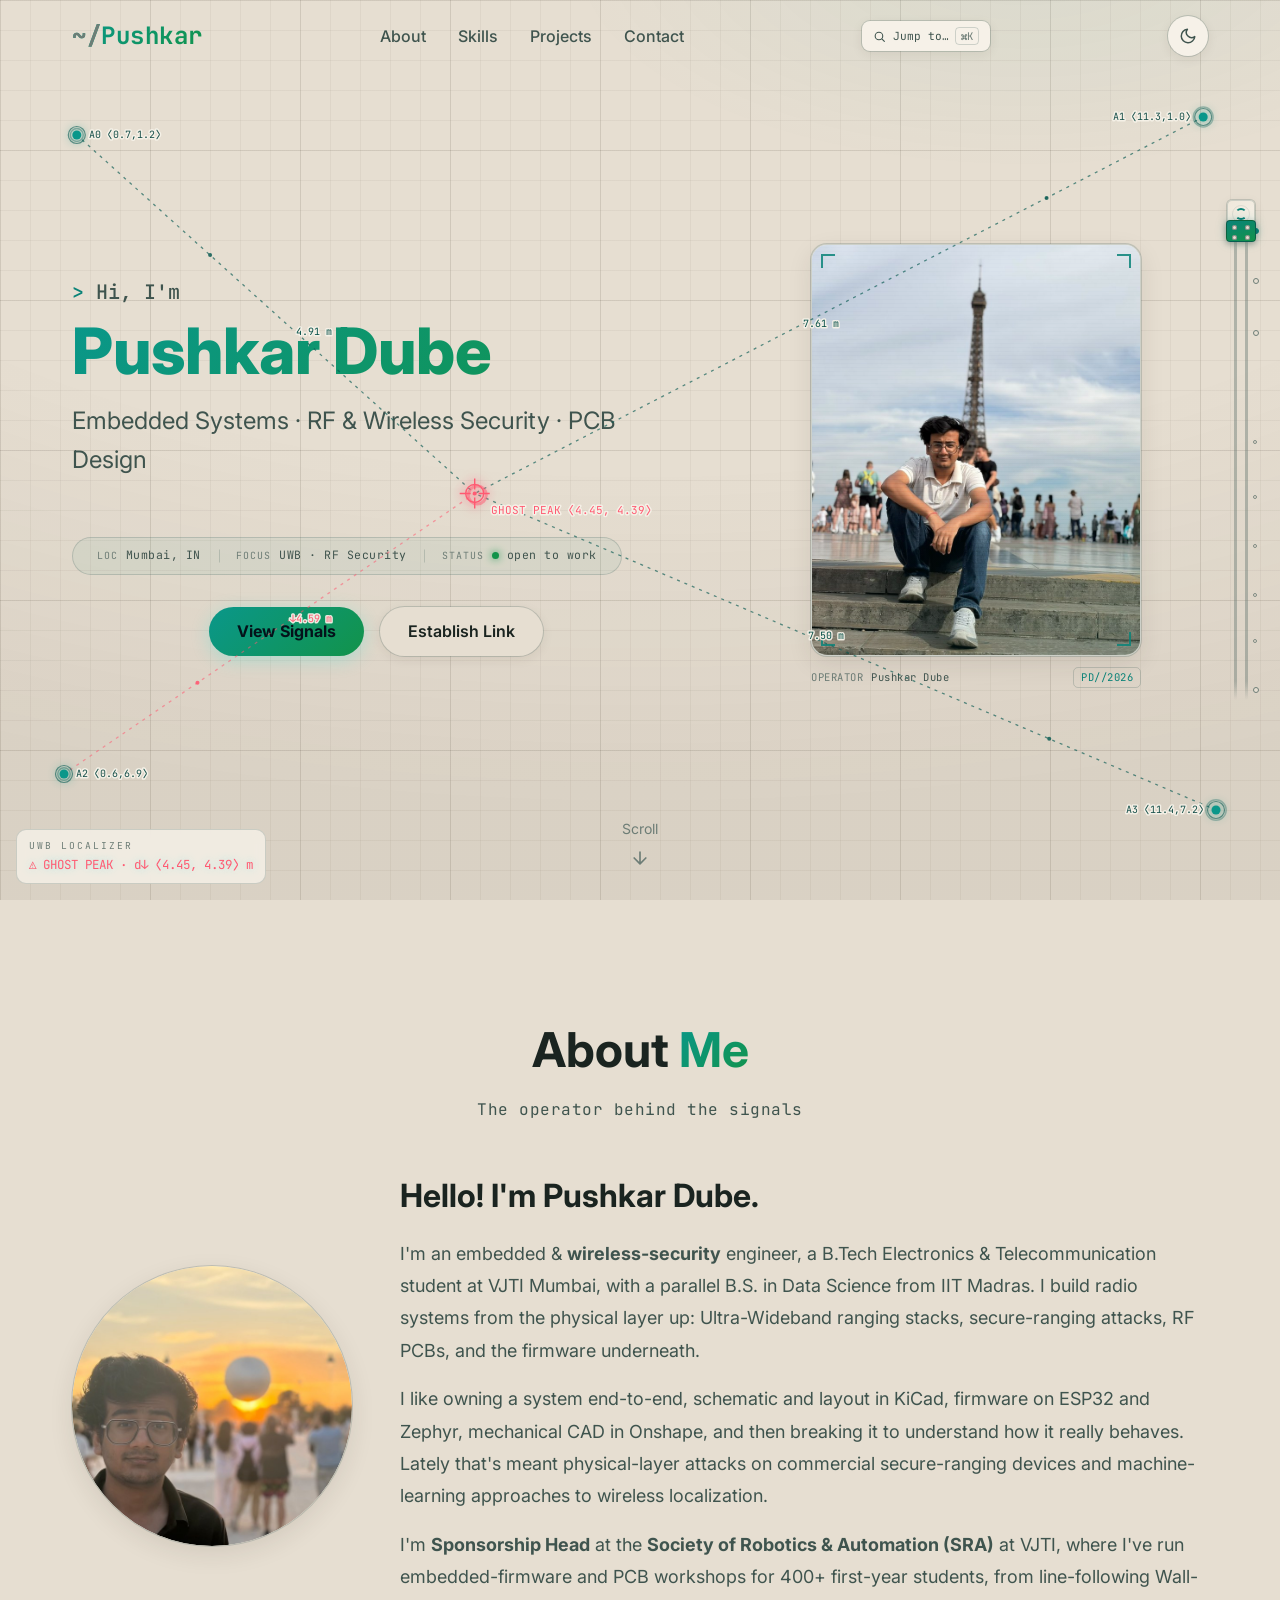
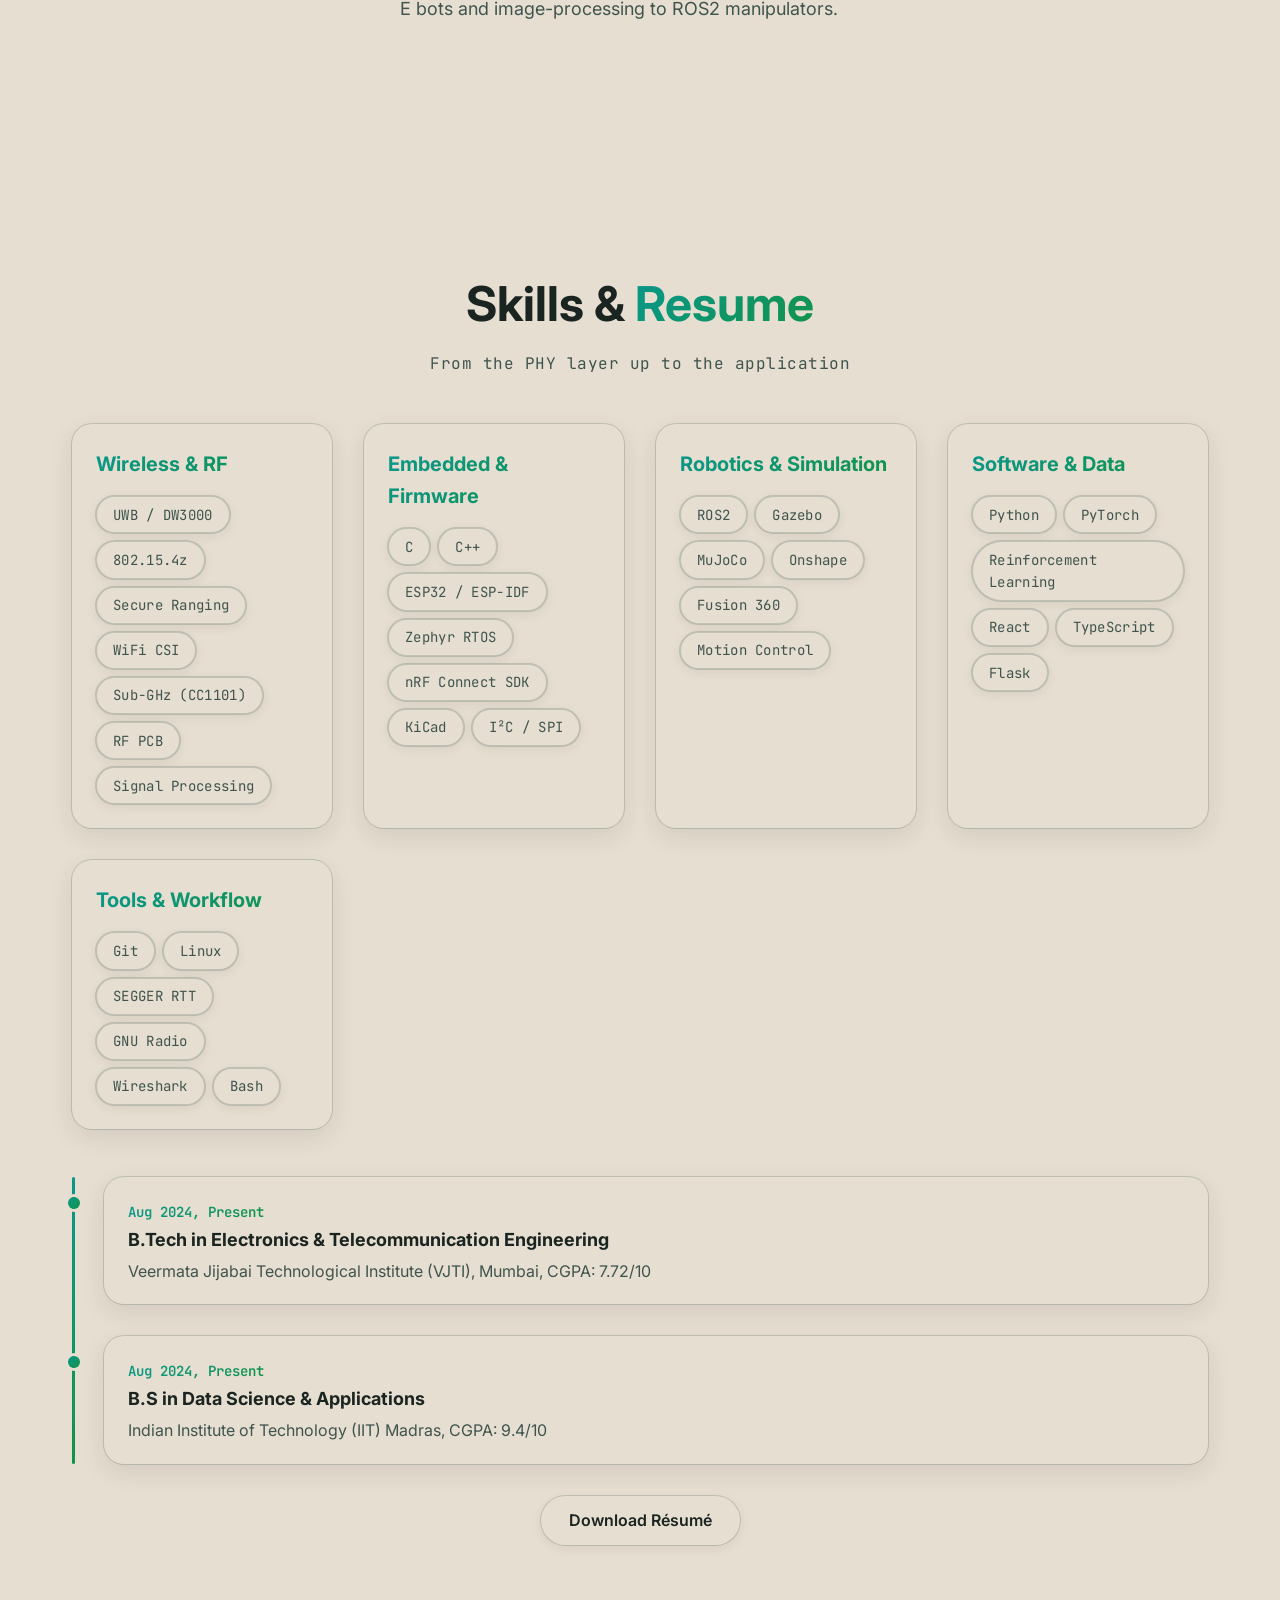
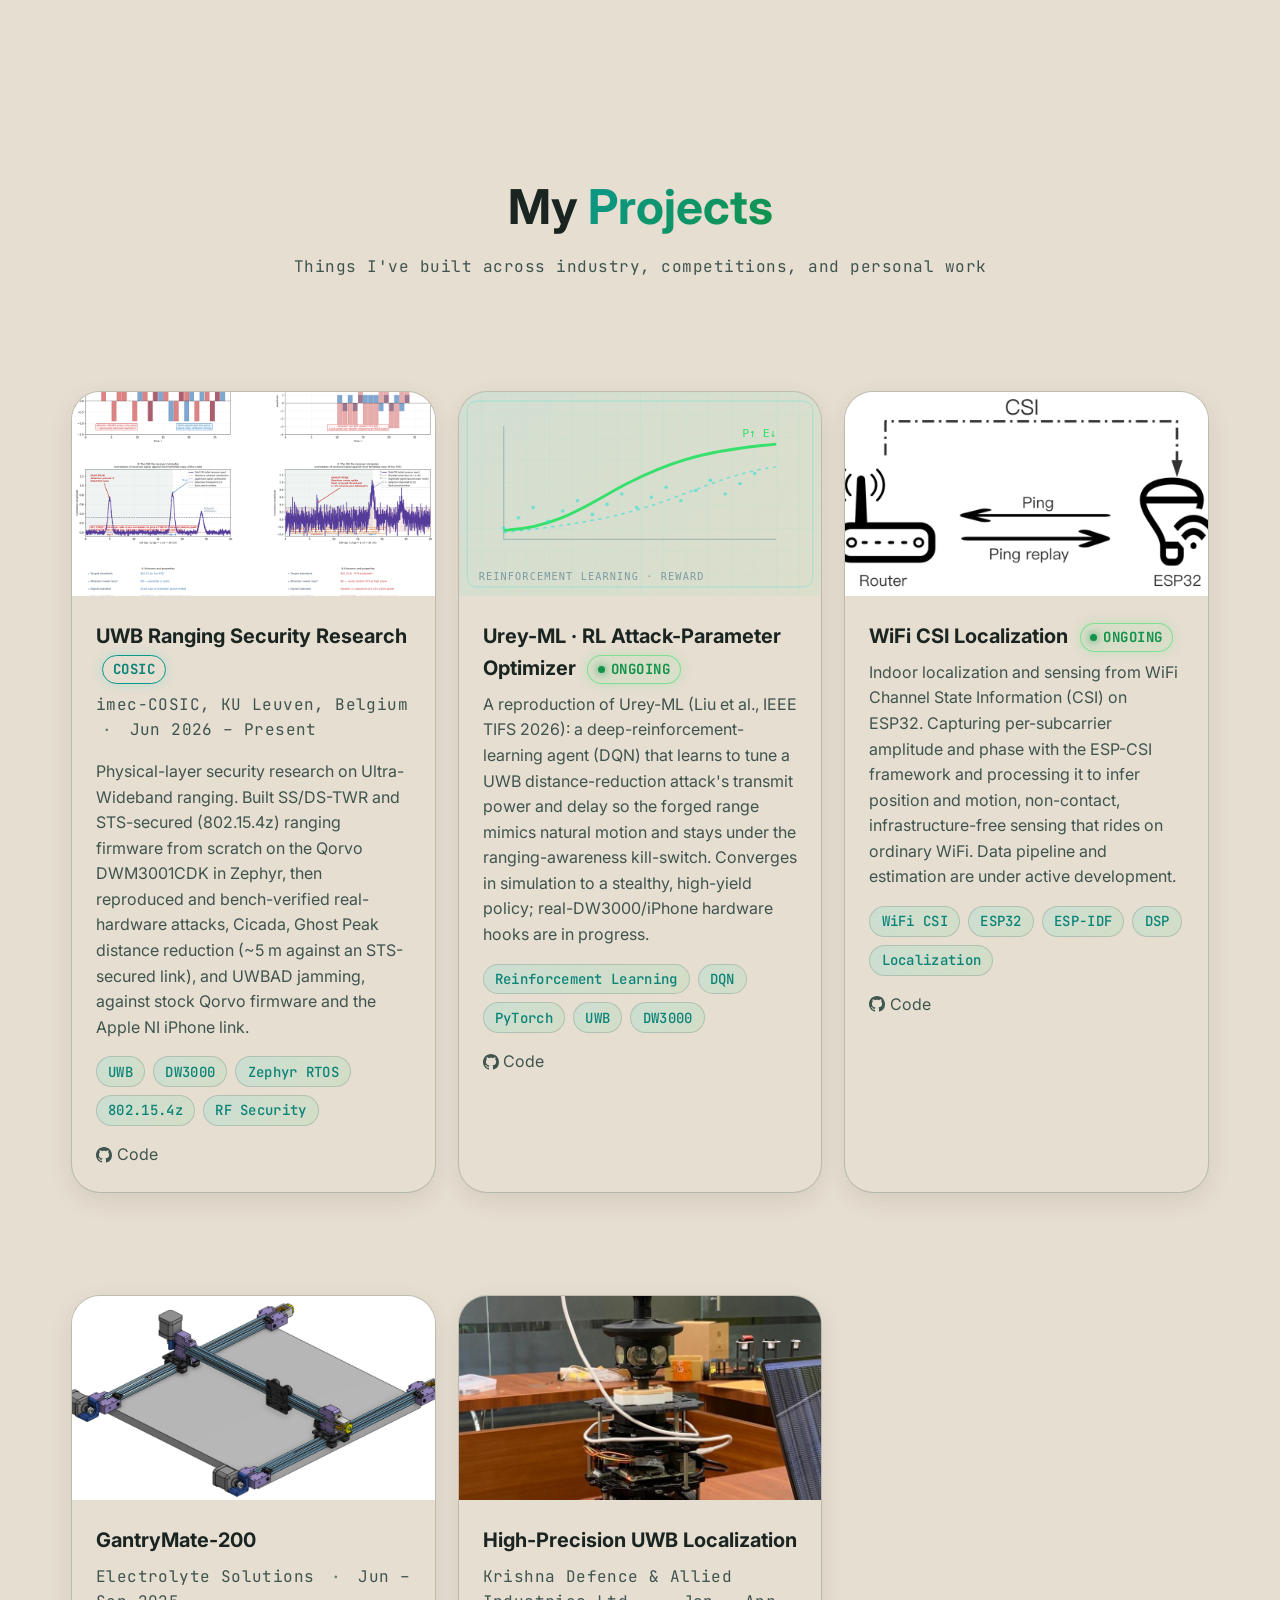
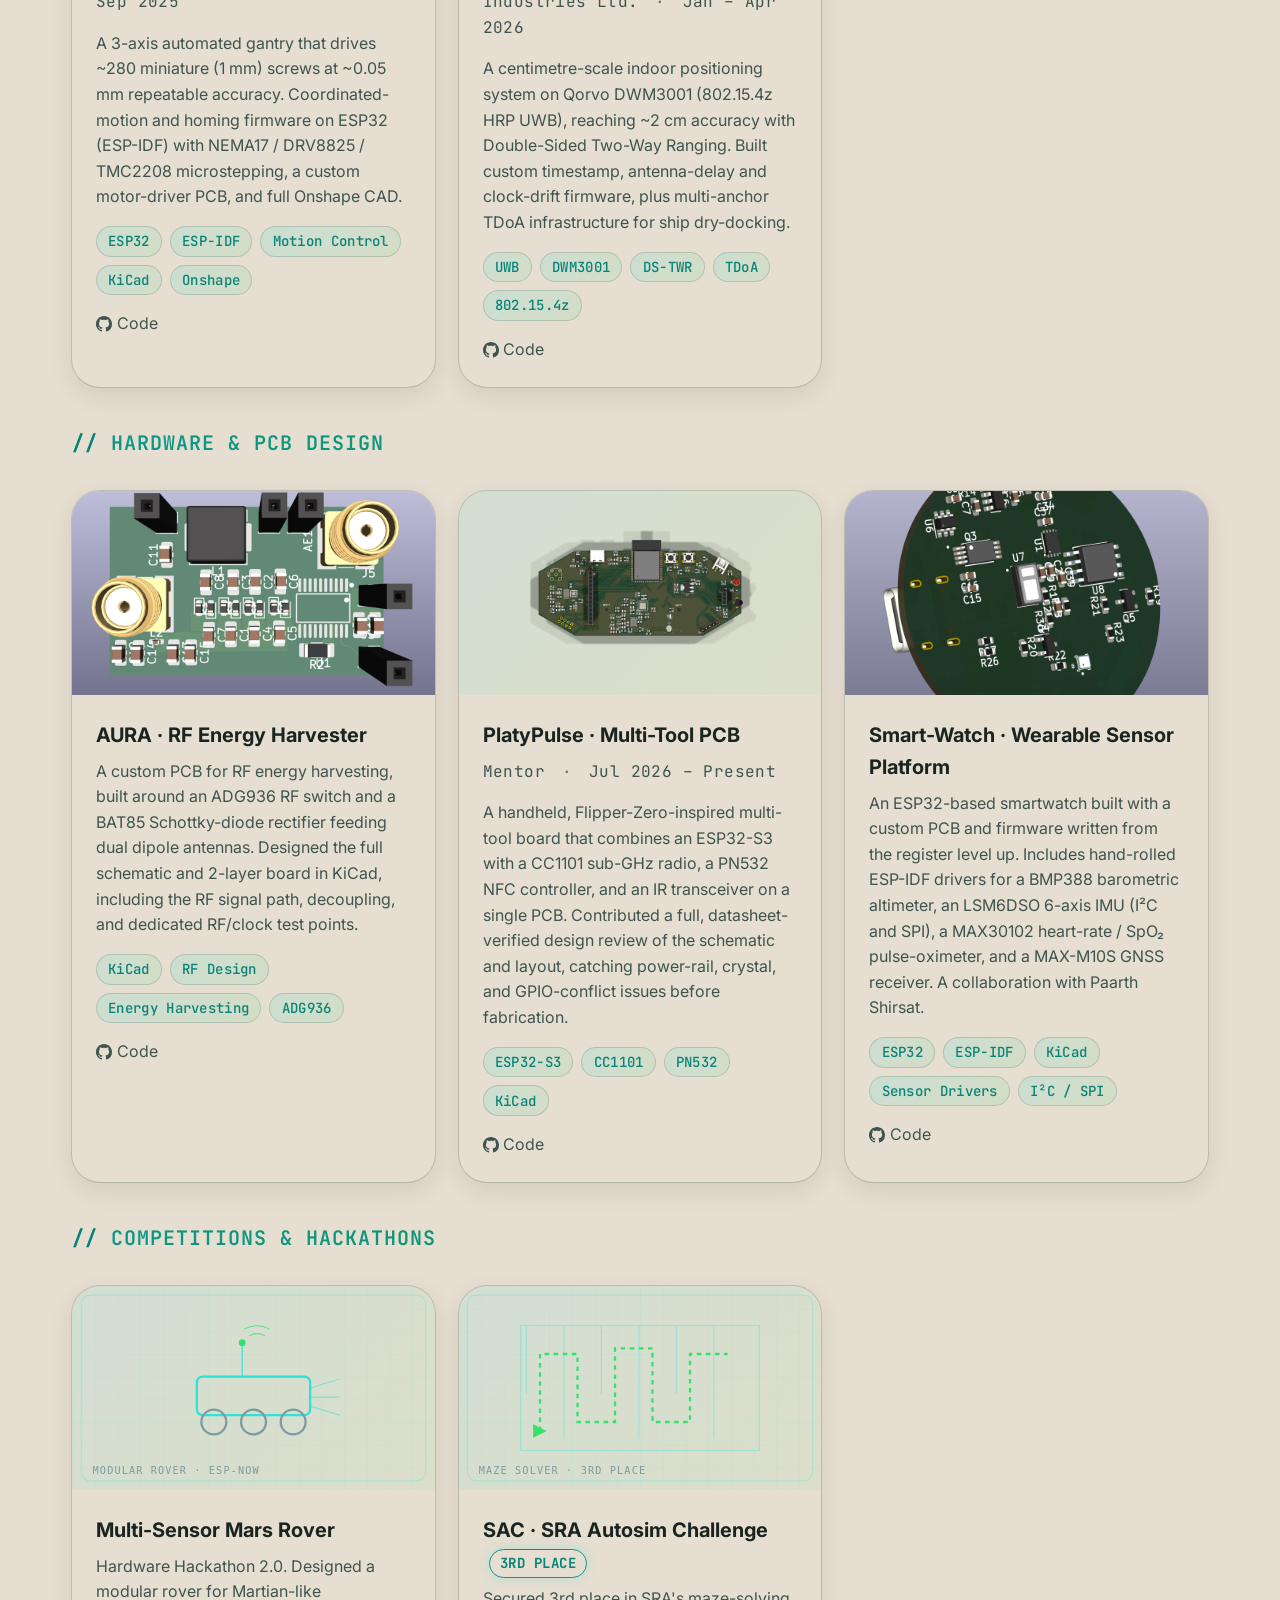
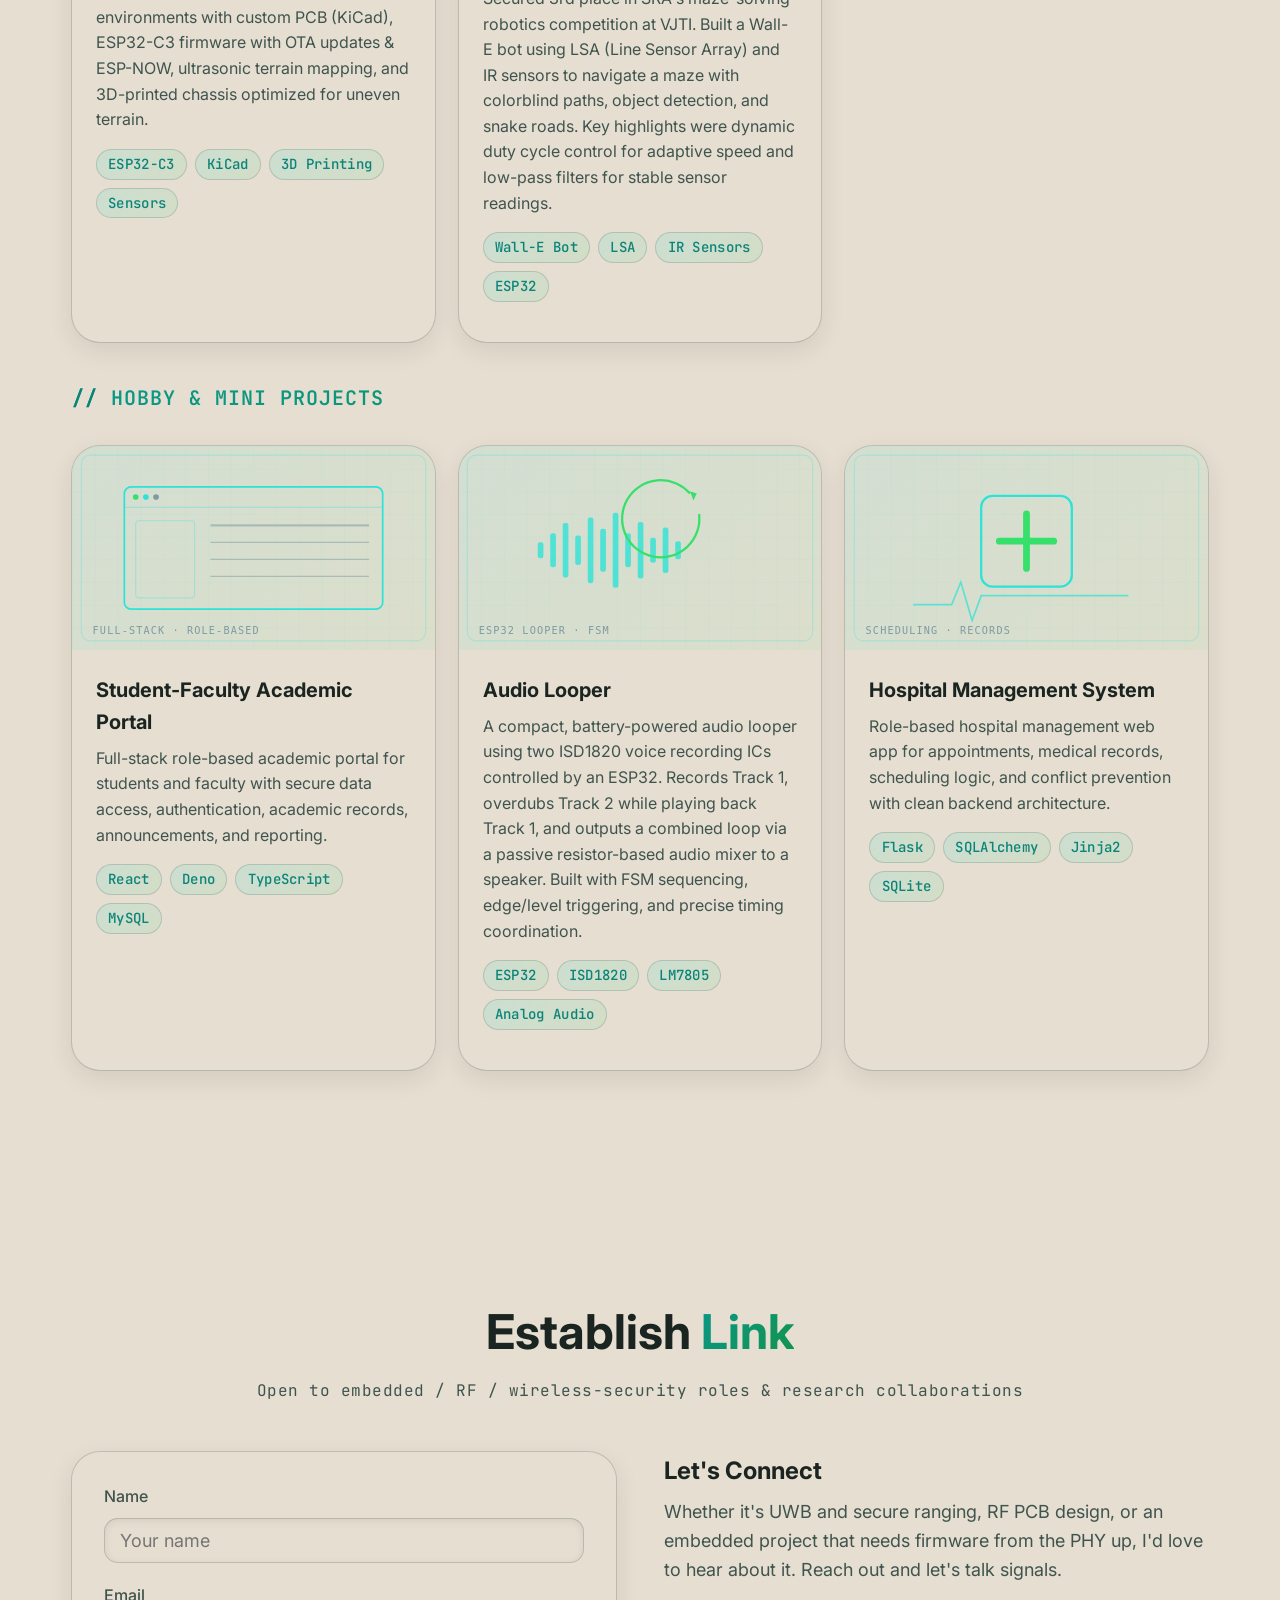
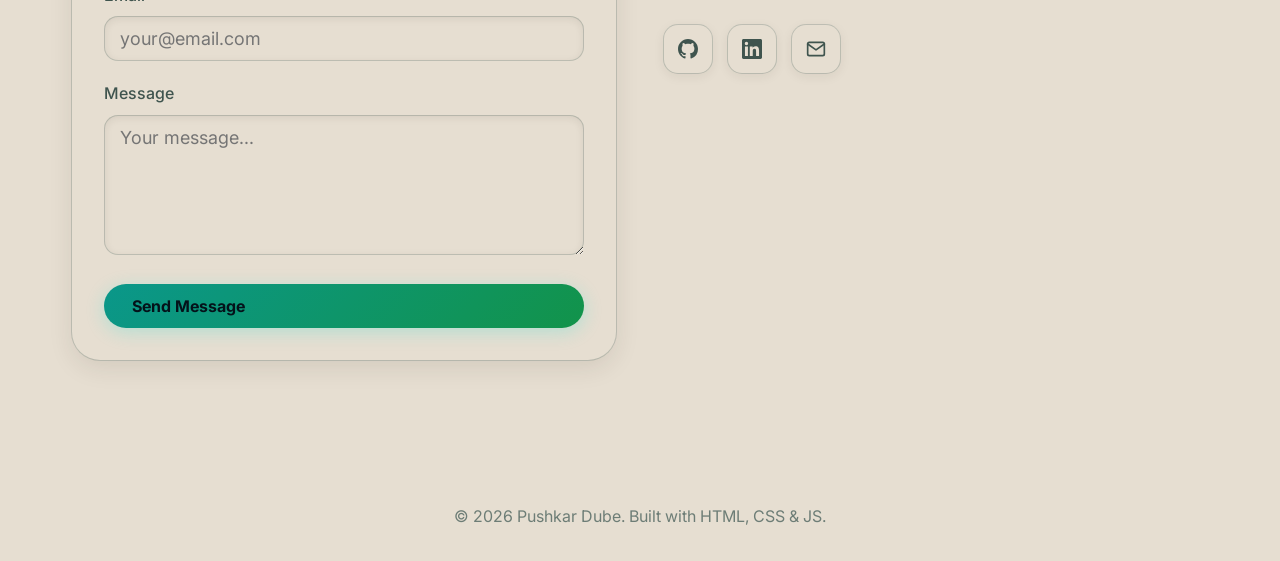
<file: index.html>
<!DOCTYPE html>
<html lang="en">
<head>
  <meta charset="UTF-8">
  <meta name="viewport" content="width=device-width, initial-scale=1.0">
  <title>Pushkar Dube · Embedded Systems &amp; Wireless Security</title>
  <meta name="description" content="Portfolio of Pushkar Dube, B.Tech ECE student at VJTI Mumbai, specializing in embedded systems, RF and wireless security, UWB ranging, and PCB design.">

  <!-- Open Graph -->
  <meta property="og:title" content="Pushkar Dube · Embedded Systems &amp; Wireless Security">
  <meta property="og:description" content="Portfolio of Pushkar Dube, B.Tech ECE student at VJTI Mumbai, specializing in embedded systems, RF and wireless security, UWB ranging, and PCB design.">
  <meta property="og:type" content="website">
  <meta property="og:url" content="https://pushkar.github.io">

  <!-- Twitter Card -->
  <meta name="twitter:card" content="summary_large_image">
  <meta name="twitter:title" content="Pushkar Dube · Embedded Systems &amp; Wireless Security">
  <meta name="twitter:description" content="Portfolio of Pushkar Dube, B.Tech ECE student at VJTI Mumbai, specializing in embedded systems, RF and wireless security, UWB ranging, and PCB design.">

  <!-- Google Fonts -->
  <link rel="preconnect" href="https://fonts.googleapis.com">
  <link rel="preconnect" href="https://fonts.gstatic.com" crossorigin>
  <link href="https://fonts.googleapis.com/css2?family=Inter:wght@400;500;600;700;800&display=swap" rel="stylesheet">

  <link rel="stylesheet" href="css/style.css">
  <script>(function(){var t="light";try{t=localStorage.getItem("theme")||"light";}catch(e){}document.documentElement.setAttribute("data-theme",t);})();</script>
</head>
<body>
  <!-- Skip link -->
  <a href="#main" class="skip-link">Skip to main content</a>

  <!-- Navbar -->
  <nav class="navbar" role="navigation" aria-label="Main navigation">
    <div class="container">
      <a href="#" class="nav-logo">Pushkar</a>
      <button class="nav-toggle" aria-expanded="false" aria-controls="nav-menu" aria-label="Toggle navigation menu">
        <span></span>
        <span></span>
        <span></span>
      </button>
      <ul class="nav-links" id="nav-menu" role="list">
        <li><a href="#about">About</a></li>
        <li><a href="#skills">Skills</a></li>
        <li><a href="#projects">Projects</a></li>
        <li><a href="#contact">Contact</a></li>
      </ul>
        <button class="cmdk-btn" id="cmdkBtn" type="button" aria-label="Open command palette" title="Command palette (⌘K)">
          <svg xmlns="http://www.w3.org/2000/svg" width="13" height="13" viewBox="0 0 24 24" fill="none" stroke="currentColor" stroke-width="2" stroke-linecap="round" stroke-linejoin="round"><circle cx="11" cy="11" r="7"/><path d="M21 21l-4.3-4.3"/></svg>
          <span class="cmdk-label">Jump to…</span><kbd>⌘K</kbd>
        </button>
        <button class="theme-toggle" id="themeToggle" type="button" aria-label="Switch color theme" title="Switch theme">
          <svg class="ic-moon" xmlns="http://www.w3.org/2000/svg" viewBox="0 0 24 24" fill="none" stroke="currentColor" stroke-width="2" stroke-linecap="round" stroke-linejoin="round"><path d="M21 12.79A9 9 0 1 1 11.21 3 7 7 0 0 0 21 12.79z"/></svg>
          <svg class="ic-sun" xmlns="http://www.w3.org/2000/svg" viewBox="0 0 24 24" fill="none" stroke="currentColor" stroke-width="2" stroke-linecap="round" stroke-linejoin="round"><circle cx="12" cy="12" r="4"/><path d="M12 2v2M12 20v2M4.9 4.9l1.4 1.4M17.7 17.7l1.4 1.4M2 12h2M20 12h2M4.9 19.1l1.4-1.4M17.7 6.3l1.4-1.4"/></svg>
        </button>
    </div>
  </nav>

  <main id="main">
    <!-- Hero -->
    <section class="hero" id="hero">
      <div class="container">
        <div class="hero-grid">
          <div class="hero-content">
            <p class="hero-greeting">Hi, I'm</p>
            <h1 class="hero-name">Pushkar Dube</h1>
            <p class="hero-tagline">Embedded Systems · RF &amp; Wireless Security · PCB Design</p>
            <ul class="hero-spec" aria-label="At a glance">
              <li><span class="k">LOC</span> Mumbai, IN</li>
              <li><span class="k">FOCUS</span> UWB · RF Security</li>
              <li><span class="k">STATUS</span> <span class="live-dot" aria-hidden="true"></span> open to work</li>
            </ul>
            <div class="hero-cta">
              <a href="#projects" class="btn btn-primary">View Signals</a>
              <a href="#contact" class="btn btn-secondary">Establish Link</a>
            </div>
          </div>
          <figure class="hero-portrait">
            <div class="hp-frame">
              <img src="assets/img/pushkar-paris.jpg" alt="Pushkar Dube in front of the Eiffel Tower">
              <span class="hp-corner tl"></span><span class="hp-corner tr"></span><span class="hp-corner bl"></span><span class="hp-corner br"></span>
              <div class="hp-scan" aria-hidden="true"></div>
            </div>
            <figcaption class="hp-cap"><span class="hp-k">Operator</span> Pushkar Dube <span class="hp-id">PD//2026</span></figcaption>
          </figure>
        </div>
      </div>
      <div class="scroll-indicator" aria-hidden="true">
        <span>Scroll</span>
        <svg xmlns="http://www.w3.org/2000/svg" viewBox="0 0 24 24" fill="none" stroke="currentColor" stroke-width="2" stroke-linecap="round" stroke-linejoin="round">
          <path d="M12 5v14M19 12l-7 7-7-7"/>
        </svg>
      </div>
    </section>

    <!-- About -->
    <section class="section" id="about">
      <div class="container">
        <div class="section-header reveal">
          <h2 class="section-title">About <span class="accent-text">Me</span></h2>
          <p class="section-subtitle">The operator behind the signals</p>
        </div>
        <div class="about-grid reveal">
          <div class="about-image">
            <img src="assets/img/pushkar.jpg" alt="Pushkar Dube" loading="lazy">
          </div>
          <div class="about-text">
            <h3>Hello! I'm Pushkar Dube.</h3>
            <p>
              I'm an embedded &amp; <b>wireless-security</b> engineer, a B.Tech Electronics
              &amp; Telecommunication student at VJTI Mumbai, with a parallel B.S. in Data Science
              from IIT Madras. I build radio systems from the physical layer up: Ultra-Wideband
              ranging stacks, secure-ranging attacks, RF PCBs, and the firmware underneath.
            </p>
            <p>
              I like owning a system end-to-end, schematic and layout in KiCad, firmware on
              ESP32 and Zephyr, mechanical CAD in Onshape, and then breaking it to understand
              how it really behaves. Lately that's meant physical-layer attacks on commercial
              secure-ranging devices and machine-learning approaches to wireless localization.
            </p>
            <p>
              I'm <b>Sponsorship Head</b> at the <b>Society of Robotics &amp; Automation (SRA)</b>
              at VJTI, where I've run embedded-firmware and PCB workshops for 400+ first-year
              students, from line-following Wall-E bots and image-processing to ROS2 manipulators.
            </p>
          </div>
        </div>
      </div>
    </section>

    <!-- Skills & Resume -->
    <section class="section" id="skills">
      <div class="container">
        <div class="section-header reveal">
          <h2 class="section-title">Skills & <span class="accent-text">Resume</span></h2>
          <p class="section-subtitle">From the PHY layer up to the application</p>
        </div>
        <div class="skills-grid reveal">
          <div class="skill-category">
            <h3>Wireless &amp; RF</h3>
            <div class="skill-tags">
              <span class="skill-tag">UWB / DW3000</span>
              <span class="skill-tag">802.15.4z</span>
              <span class="skill-tag">Secure Ranging</span>
              <span class="skill-tag">WiFi CSI</span>
              <span class="skill-tag">Sub-GHz (CC1101)</span>
              <span class="skill-tag">RF PCB</span>
              <span class="skill-tag">Signal Processing</span>
            </div>
          </div>
          <div class="skill-category">
            <h3>Embedded &amp; Firmware</h3>
            <div class="skill-tags">
              <span class="skill-tag">C</span>
              <span class="skill-tag">C++</span>
              <span class="skill-tag">ESP32 / ESP-IDF</span>
              <span class="skill-tag">Zephyr RTOS</span>
              <span class="skill-tag">nRF Connect SDK</span>
              <span class="skill-tag">KiCad</span>
              <span class="skill-tag">I²C / SPI</span>
            </div>
          </div>
          <div class="skill-category">
            <h3>Robotics &amp; Simulation</h3>
            <div class="skill-tags">
              <span class="skill-tag">ROS2</span>
              <span class="skill-tag">Gazebo</span>
              <span class="skill-tag">MuJoCo</span>
              <span class="skill-tag">Onshape</span>
              <span class="skill-tag">Fusion 360</span>
              <span class="skill-tag">Motion Control</span>
            </div>
          </div>
          <div class="skill-category">
            <h3>Software &amp; Data</h3>
            <div class="skill-tags">
              <span class="skill-tag">Python</span>
              <span class="skill-tag">PyTorch</span>
              <span class="skill-tag">Reinforcement Learning</span>
              <span class="skill-tag">React</span>
              <span class="skill-tag">TypeScript</span>
              <span class="skill-tag">Flask</span>
            </div>
          </div>
          <div class="skill-category">
            <h3>Tools &amp; Workflow</h3>
            <div class="skill-tags">
              <span class="skill-tag">Git</span>
              <span class="skill-tag">Linux</span>
              <span class="skill-tag">SEGGER RTT</span>
              <span class="skill-tag">GNU Radio</span>
              <span class="skill-tag">Wireshark</span>
              <span class="skill-tag">Bash</span>
            </div>
          </div>
        </div>

        <!-- Education Timeline -->
        <div class="timeline reveal">
          <div class="timeline-item">
            <span class="timeline-date">Aug 2024, Present</span>
            <h4>B.Tech in Electronics &amp; Telecommunication Engineering</h4>
            <p>Veermata Jijabai Technological Institute (VJTI), Mumbai, CGPA: 7.72/10</p>
          </div>
          <div class="timeline-item">
            <span class="timeline-date">Aug 2024, Present</span>
            <h4>B.S in Data Science &amp; Applications</h4>
            <p>Indian Institute of Technology (IIT) Madras, CGPA: 9.4/10</p>
          </div>
        </div>

        <div class="resume-link reveal">
          <a href="assets/Pushkar_Dube_CV.pdf" class="btn btn-secondary" download>Download Résumé</a>
        </div>
      </div>
    </section>

    <!-- Projects -->
    <section class="section" id="projects">
      <div class="container">
        <div class="section-header reveal">
          <h2 class="section-title">My <span class="accent-text">Projects</span></h2>
          <p class="section-subtitle">Things I've built across industry, competitions, and personal work</p>
        </div>

        <!-- Research & Security -->
        <h3 class="projects-category-title reveal">Research &amp; Security</h3>
        <div class="projects-grid">
          <article class="project-card reveal">
            <div class="project-image">
              <img src="assets/img/cosic-ghostpeak.png" alt="Packet-level comparison of Cicada and Ghost Peak UWB ranging attacks" loading="lazy">
            </div>
            <div class="project-info">
              <h3>UWB Ranging Security Research <span class="project-badge">COSIC</span></h3>
              <p class="project-org">imec-COSIC, KU Leuven, Belgium <span class="sep">·</span> Jun 2026 – Present</p>
              <p>Physical-layer security research on Ultra-Wideband ranging. Built SS/DS-TWR and STS-secured (802.15.4z) ranging firmware from scratch on the Qorvo DWM3001CDK in Zephyr, then reproduced and bench-verified real-hardware attacks, Cicada, Ghost Peak distance reduction (~5 m against an STS-secured link), and UWBAD jamming, against stock Qorvo firmware and the Apple NI iPhone link.</p>
              <div class="project-tech">
                <span>UWB</span>
                <span>DW3000</span>
                <span>Zephyr RTOS</span>
                <span>802.15.4z</span>
                <span>RF Security</span>
              </div>
              <div class="project-links">
                <a href="https://github.com/pushkardube/cosic-uwb-research" target="_blank" rel="noopener noreferrer">
                  <svg xmlns="http://www.w3.org/2000/svg" viewBox="0 0 24 24" fill="currentColor"><path d="M12 0C5.37 0 0 5.37 0 12c0 5.31 3.435 9.795 8.205 11.385.6.105.825-.255.825-.57 0-.285-.015-1.23-.015-2.235-3.015.555-3.795-.735-4.035-1.41-.135-.345-.72-1.41-1.23-1.695-.42-.225-1.02-.78-.015-.795.945-.015 1.62.87 1.845 1.23 1.08 1.815 2.805 1.305 3.495.99.105-.78.42-1.305.765-1.605-2.67-.3-5.46-1.335-5.46-5.925 0-1.305.465-2.385 1.23-3.225-.12-.3-.54-1.53.12-3.18 0 0 1.005-.315 3.3 1.23.96-.27 1.98-.405 3-.405s2.04.135 3 .405c2.295-1.56 3.3-1.23 3.3-1.23.66 1.65.24 2.88.12 3.18.765.84 1.23 1.905 1.23 3.225 0 4.605-2.805 5.625-5.475 5.925.435.375.81 1.095.81 2.22 0 1.605-.015 2.895-.015 3.3 0 .315.225.69.825.57A12.02 12.02 0 0024 12c0-6.63-5.37-12-12-12z"/></svg>
                  Code
                </a>
              </div>
            </div>
          </article>

          <article class="project-card reveal">
            <div class="project-image">
              <img src="assets/img/rl.svg" alt="Reinforcement-learning reward curve for the Urey-ML attack-parameter optimizer" loading="lazy">
            </div>
            <div class="project-info">
              <h3>Urey-ML · RL Attack-Parameter Optimizer <span class="project-badge status-live">Ongoing</span></h3>
              <p>A reproduction of Urey-ML (Liu et al., IEEE TIFS 2026): a deep-reinforcement-learning agent (DQN) that learns to tune a UWB distance-reduction attack's transmit power and delay so the forged range mimics natural motion and stays under the ranging-awareness kill-switch. Converges in simulation to a stealthy, high-yield policy; real-DW3000/iPhone hardware hooks are in progress.</p>
              <div class="project-tech">
                <span>Reinforcement Learning</span>
                <span>DQN</span>
                <span>PyTorch</span>
                <span>UWB</span>
                <span>DW3000</span>
              </div>
              <div class="project-links">
                <a href="https://github.com/pushkardube/urey-ml-rl" target="_blank" rel="noopener noreferrer">
                  <svg xmlns="http://www.w3.org/2000/svg" viewBox="0 0 24 24" fill="currentColor"><path d="M12 0C5.37 0 0 5.37 0 12c0 5.31 3.435 9.795 8.205 11.385.6.105.825-.255.825-.57 0-.285-.015-1.23-.015-2.235-3.015.555-3.795-.735-4.035-1.41-.135-.345-.72-1.41-1.23-1.695-.42-.225-1.02-.78-.015-.795.945-.015 1.62.87 1.845 1.23 1.08 1.815 2.805 1.305 3.495.99.105-.78.42-1.305.765-1.605-2.67-.3-5.46-1.335-5.46-5.925 0-1.305.465-2.385 1.23-3.225-.12-.3-.54-1.53.12-3.18 0 0 1.005-.315 3.3 1.23.96-.27 1.98-.405 3-.405s2.04.135 3 .405c2.295-1.56 3.3-1.23 3.3-1.23.66 1.65.24 2.88.12 3.18.765.84 1.23 1.905 1.23 3.225 0 4.605-2.805 5.625-5.475 5.925.435.375.81 1.095.81 2.22 0 1.605-.015 2.895-.015 3.3 0 .315.225.69.825.57A12.02 12.02 0 0024 12c0-6.63-5.37-12-12-12z"/></svg>
                  Code
                </a>
              </div>
            </div>
          </article>

          <article class="project-card reveal">
            <div class="project-image">
              <img src="assets/img/wificsi-real.png" alt="WiFi CSI captured between a router and an ESP32" loading="lazy">
            </div>
            <div class="project-info">
              <h3>WiFi CSI Localization <span class="project-badge status-live">Ongoing</span></h3>
              <p>Indoor localization and sensing from WiFi Channel State Information (CSI) on ESP32. Capturing per-subcarrier amplitude and phase with the ESP-CSI framework and processing it to infer position and motion, non-contact, infrastructure-free sensing that rides on ordinary WiFi. Data pipeline and estimation are under active development.</p>
              <div class="project-tech">
                <span>WiFi CSI</span>
                <span>ESP32</span>
                <span>ESP-IDF</span>
                <span>DSP</span>
                <span>Localization</span>
              </div>
              <div class="project-links">
                <a href="https://github.com/pushkardube/esp-csi" target="_blank" rel="noopener noreferrer">
                  <svg xmlns="http://www.w3.org/2000/svg" viewBox="0 0 24 24" fill="currentColor"><path d="M12 0C5.37 0 0 5.37 0 12c0 5.31 3.435 9.795 8.205 11.385.6.105.825-.255.825-.57 0-.285-.015-1.23-.015-2.235-3.015.555-3.795-.735-4.035-1.41-.135-.345-.72-1.41-1.23-1.695-.42-.225-1.02-.78-.015-.795.945-.015 1.62.87 1.845 1.23 1.08 1.815 2.805 1.305 3.495.99.105-.78.42-1.305.765-1.605-2.67-.3-5.46-1.335-5.46-5.925 0-1.305.465-2.385 1.23-3.225-.12-.3-.54-1.53.12-3.18 0 0 1.005-.315 3.3 1.23.96-.27 1.98-.405 3-.405s2.04.135 3 .405c2.295-1.56 3.3-1.23 3.3-1.23.66 1.65.24 2.88.12 3.18.765.84 1.23 1.905 1.23 3.225 0 4.605-2.805 5.625-5.475 5.925.435.375.81 1.095.81 2.22 0 1.605-.015 2.895-.015 3.3 0 .315.225.69.825.57A12.02 12.02 0 0024 12c0-6.63-5.37-12-12-12z"/></svg>
                  Code
                </a>
              </div>
            </div>
          </article>
        </div>

        <!-- Industrial / Internship -->
        <h3 class="projects-category-title reveal">Industrial &amp; Internship</h3>
        <div class="projects-grid">
          <article class="project-card reveal">
            <div class="project-image">
              <img src="assets/img/gantry.png" alt="CAD model of the GantryMate-200 3-axis gantry" loading="lazy">
            </div>
            <div class="project-info">
              <h3>GantryMate-200</h3>
              <p class="project-org">Electrolyte Solutions <span class="sep">·</span> Jun – Sep 2025</p>
              <p>A 3-axis automated gantry that drives ~280 miniature (1 mm) screws at ~0.05 mm repeatable accuracy. Coordinated-motion and homing firmware on ESP32 (ESP-IDF) with NEMA17 / DRV8825 / TMC2208 microstepping, a custom motor-driver PCB, and full Onshape CAD.</p>
              <div class="project-tech">
                <span>ESP32</span>
                <span>ESP-IDF</span>
                <span>Motion Control</span>
                <span>KiCad</span>
                <span>Onshape</span>
              </div>
              <div class="project-links">
                <a href="https://github.com/SarvaarthN/Eklavya_Gantry" target="_blank" rel="noopener noreferrer">
                  <svg xmlns="http://www.w3.org/2000/svg" viewBox="0 0 24 24" fill="currentColor"><path d="M12 0C5.37 0 0 5.37 0 12c0 5.31 3.435 9.795 8.205 11.385.6.105.825-.255.825-.57 0-.285-.015-1.23-.015-2.235-3.015.555-3.795-.735-4.035-1.41-.135-.345-.72-1.41-1.23-1.695-.42-.225-1.02-.78-.015-.795.945-.015 1.62.87 1.845 1.23 1.08 1.815 2.805 1.305 3.495.99.105-.78.42-1.305.765-1.605-2.67-.3-5.46-1.335-5.46-5.925 0-1.305.465-2.385 1.23-3.225-.12-.3-.54-1.53.12-3.18 0 0 1.005-.315 3.3 1.23.96-.27 1.98-.405 3-.405s2.04.135 3 .405c2.295-1.56 3.3-1.23 3.3-1.23.66 1.65.24 2.88.12 3.18.765.84 1.23 1.905 1.23 3.225 0 4.605-2.805 5.625-5.475 5.925.435.375.81 1.095.81 2.22 0 1.605-.015 2.895-.015 3.3 0 .315.225.69.825.57A12.02 12.02 0 0024 12c0-6.63-5.37-12-12-12z"/></svg>
                  Code
                </a>
              </div>
            </div>
          </article>

          <article class="project-card reveal">
            <div class="project-image">
              <img src="assets/img/kd-localization.jpg" alt="UWB localization hardware mounted on a robot during field testing" loading="lazy">
            </div>
            <div class="project-info">
              <h3>High-Precision UWB Localization</h3>
              <p class="project-org">Krishna Defence &amp; Allied Industries Ltd. <span class="sep">·</span> Jan – Apr 2026</p>
              <p>A centimetre-scale indoor positioning system on Qorvo DWM3001 (802.15.4z HRP UWB), reaching ~2 cm accuracy with Double-Sided Two-Way Ranging. Built custom timestamp, antenna-delay and clock-drift firmware, plus multi-anchor TDoA infrastructure for ship dry-docking.</p>
              <div class="project-tech">
                <span>UWB</span>
                <span>DWM3001</span>
                <span>DS-TWR</span>
                <span>TDoA</span>
                <span>802.15.4z</span>
              </div>
              <div class="project-links">
                <a href="https://github.com/vedantmalkar/zephyr-dw3001cdk-tdoa" target="_blank" rel="noopener noreferrer">
                  <svg xmlns="http://www.w3.org/2000/svg" viewBox="0 0 24 24" fill="currentColor"><path d="M12 0C5.37 0 0 5.37 0 12c0 5.31 3.435 9.795 8.205 11.385.6.105.825-.255.825-.57 0-.285-.015-1.23-.015-2.235-3.015.555-3.795-.735-4.035-1.41-.135-.345-.72-1.41-1.23-1.695-.42-.225-1.02-.78-.015-.795.945-.015 1.62.87 1.845 1.23 1.08 1.815 2.805 1.305 3.495.99.105-.78.42-1.305.765-1.605-2.67-.3-5.46-1.335-5.46-5.925 0-1.305.465-2.385 1.23-3.225-.12-.3-.54-1.53.12-3.18 0 0 1.005-.315 3.3 1.23.96-.27 1.98-.405 3-.405s2.04.135 3 .405c2.295-1.56 3.3-1.23 3.3-1.23.66 1.65.24 2.88.12 3.18.765.84 1.23 1.905 1.23 3.225 0 4.605-2.805 5.625-5.475 5.925.435.375.81 1.095.81 2.22 0 1.605-.015 2.895-.015 3.3 0 .315.225.69.825.57A12.02 12.02 0 0024 12c0-6.63-5.37-12-12-12z"/></svg>
                  Code
                </a>
              </div>
            </div>
          </article>
        </div>

        <!-- Hardware & PCB Design -->
        <h3 class="projects-category-title reveal">Hardware &amp; PCB Design</h3>
        <div class="projects-grid">
          <article class="project-card reveal">
            <div class="project-image">
              <img src="assets/img/aura-render.png" alt="3D render of the AURA RF energy-harvester board" loading="lazy">
            </div>
            <div class="project-info">
              <h3>AURA · RF Energy Harvester</h3>
              <p>A custom PCB for RF energy harvesting, built around an ADG936 RF switch and a BAT85 Schottky-diode rectifier feeding dual dipole antennas. Designed the full schematic and 2-layer board in KiCad, including the RF signal path, decoupling, and dedicated RF/clock test points.</p>
              <div class="project-tech">
                <span>KiCad</span>
                <span>RF Design</span>
                <span>Energy Harvesting</span>
                <span>ADG936</span>
              </div>
              <div class="project-links">
                <a href="https://github.com/moonknightnotfound/Aura" target="_blank" rel="noopener noreferrer">
                  <svg xmlns="http://www.w3.org/2000/svg" viewBox="0 0 24 24" fill="currentColor"><path d="M12 0C5.37 0 0 5.37 0 12c0 5.31 3.435 9.795 8.205 11.385.6.105.825-.255.825-.57 0-.285-.015-1.23-.015-2.235-3.015.555-3.795-.735-4.035-1.41-.135-.345-.72-1.41-1.23-1.695-.42-.225-1.02-.78-.015-.795.945-.015 1.62.87 1.845 1.23 1.08 1.815 2.805 1.305 3.495.99.105-.78.42-1.305.765-1.605-2.67-.3-5.46-1.335-5.46-5.925 0-1.305.465-2.385 1.23-3.225-.12-.3-.54-1.53.12-3.18 0 0 1.005-.315 3.3 1.23.96-.27 1.98-.405 3-.405s2.04.135 3 .405c2.295-1.56 3.3-1.23 3.3-1.23.66 1.65.24 2.88.12 3.18.765.84 1.23 1.905 1.23 3.225 0 4.605-2.805 5.625-5.475 5.925.435.375.81 1.095.81 2.22 0 1.605-.015 2.895-.015 3.3 0 .315.225.69.825.57A12.02 12.02 0 0024 12c0-6.63-5.37-12-12-12z"/></svg>
                  Code
                </a>
              </div>
            </div>
          </article>

          <article class="project-card reveal">
            <div class="project-image">
              <img src="assets/img/platy-pcb.png" alt="3D render of the PlatyPulse multi-tool PCB" loading="lazy">
            </div>
            <div class="project-info">
              <h3>PlatyPulse · Multi-Tool PCB</h3>
              <p class="project-org">Mentor <span class="sep">·</span> Jul 2026 – Present</p>
              <p>A handheld, Flipper-Zero-inspired multi-tool board that combines an ESP32-S3 with a CC1101 sub-GHz radio, a PN532 NFC controller, and an IR transceiver on a single PCB. Contributed a full, datasheet-verified design review of the schematic and layout, catching power-rail, crystal, and GPIO-conflict issues before fabrication.</p>
              <div class="project-tech">
                <span>ESP32-S3</span>
                <span>CC1101</span>
                <span>PN532</span>
                <span>KiCad</span>
              </div>
              <div class="project-links">
                <a href="https://github.com/harshthorat-cpu/PLATYPULSE" target="_blank" rel="noopener noreferrer">
                  <svg xmlns="http://www.w3.org/2000/svg" viewBox="0 0 24 24" fill="currentColor"><path d="M12 0C5.37 0 0 5.37 0 12c0 5.31 3.435 9.795 8.205 11.385.6.105.825-.255.825-.57 0-.285-.015-1.23-.015-2.235-3.015.555-3.795-.735-4.035-1.41-.135-.345-.72-1.41-1.23-1.695-.42-.225-1.02-.78-.015-.795.945-.015 1.62.87 1.845 1.23 1.08 1.815 2.805 1.305 3.495.99.105-.78.42-1.305.765-1.605-2.67-.3-5.46-1.335-5.46-5.925 0-1.305.465-2.385 1.23-3.225-.12-.3-.54-1.53.12-3.18 0 0 1.005-.315 3.3 1.23.96-.27 1.98-.405 3-.405s2.04.135 3 .405c2.295-1.56 3.3-1.23 3.3-1.23.66 1.65.24 2.88.12 3.18.765.84 1.23 1.905 1.23 3.225 0 4.605-2.805 5.625-5.475 5.925.435.375.81 1.095.81 2.22 0 1.605-.015 2.895-.015 3.3 0 .315.225.69.825.57A12.02 12.02 0 0024 12c0-6.63-5.37-12-12-12z"/></svg>
                  Code
                </a>
              </div>
            </div>
          </article>

          <article class="project-card reveal">
            <div class="project-image">
              <img src="assets/img/watch-render.png" alt="3D render of the Smart-Watch wearable sensor PCB" loading="lazy">
            </div>
            <div class="project-info">
              <h3>Smart-Watch · Wearable Sensor Platform</h3>
              <p>An ESP32-based smartwatch built with a custom PCB and firmware written from the register level up. Includes hand-rolled ESP-IDF drivers for a BMP388 barometric altimeter, an LSM6DSO 6-axis IMU (I²C and SPI), a MAX30102 heart-rate / SpO₂ pulse-oximeter, and a MAX-M10S GNSS receiver. A collaboration with Paarth Shirsat.</p>
              <div class="project-tech">
                <span>ESP32</span>
                <span>ESP-IDF</span>
                <span>KiCad</span>
                <span>Sensor Drivers</span>
                <span>I²C / SPI</span>
              </div>
              <div class="project-links">
                <a href="https://github.com/Paarth-Shirsat/Smart-watch" target="_blank" rel="noopener noreferrer">
                  <svg xmlns="http://www.w3.org/2000/svg" viewBox="0 0 24 24" fill="currentColor"><path d="M12 0C5.37 0 0 5.37 0 12c0 5.31 3.435 9.795 8.205 11.385.6.105.825-.255.825-.57 0-.285-.015-1.23-.015-2.235-3.015.555-3.795-.735-4.035-1.41-.135-.345-.72-1.41-1.23-1.695-.42-.225-1.02-.78-.015-.795.945-.015 1.62.87 1.845 1.23 1.08 1.815 2.805 1.305 3.495.99.105-.78.42-1.305.765-1.605-2.67-.3-5.46-1.335-5.46-5.925 0-1.305.465-2.385 1.23-3.225-.12-.3-.54-1.53.12-3.18 0 0 1.005-.315 3.3 1.23.96-.27 1.98-.405 3-.405s2.04.135 3 .405c2.295-1.56 3.3-1.23 3.3-1.23.66 1.65.24 2.88.12 3.18.765.84 1.23 1.905 1.23 3.225 0 4.605-2.805 5.625-5.475 5.925.435.375.81 1.095.81 2.22 0 1.605-.015 2.895-.015 3.3 0 .315.225.69.825.57A12.02 12.02 0 0024 12c0-6.63-5.37-12-12-12z"/></svg>
                  Code
                </a>
              </div>
            </div>
          </article>
        </div>

        <!-- Competitions & Hackathons -->
        <h3 class="projects-category-title reveal">Competitions &amp; Hackathons</h3>
        <div class="projects-grid">
          <article class="project-card reveal">
            <div class="project-image">
              <img src="assets/img/rover.svg" alt="Modular Mars rover with sensor mast and radio link" loading="lazy">
            </div>
            <div class="project-info">
              <h3>Multi-Sensor Mars Rover</h3>
              <p>Hardware Hackathon 2.0. Designed a modular rover for Martian-like environments with custom PCB (KiCad), ESP32-C3 firmware with OTA updates &amp; ESP-NOW, ultrasonic terrain mapping, and 3D-printed chassis optimized for uneven terrain.</p>
              <div class="project-tech">
                <span>ESP32-C3</span>
                <span>KiCad</span>
                <span>3D Printing</span>
                <span>Sensors</span>
              </div>
            </div>
          </article>

          <article class="project-card reveal">
            <div class="project-image">
              <img src="assets/img/maze.svg" alt="Maze-solving robot navigating a grid" loading="lazy">
            </div>
            <div class="project-info">
              <h3>SAC · SRA Autosim Challenge <span class="project-badge">3rd Place</span></h3>
              <p>Secured 3rd place in SRA's maze-solving robotics competition at VJTI. Built a Wall-E bot using LSA (Line Sensor Array) and IR sensors to navigate a maze with colorblind paths, object detection, and snake roads. Key highlights were dynamic duty cycle control for adaptive speed and low-pass filters for stable sensor readings.</p>
              <div class="project-tech">
                <span>Wall-E Bot</span>
                <span>LSA</span>
                <span>IR Sensors</span>
                <span>ESP32</span>
              </div>
            </div>
          </article>
        </div>

        <!-- Hobby & Personal Projects -->
        <h3 class="projects-category-title reveal">Hobby &amp; Mini Projects</h3>
        <div class="projects-grid">
          <article class="project-card reveal">
            <div class="project-image">
              <img src="assets/img/portal.svg" alt="Role-based full-stack academic portal UI" loading="lazy">
            </div>
            <div class="project-info">
              <h3>Student-Faculty Academic Portal</h3>
              <p>Full-stack role-based academic portal for students and faculty with secure data access, authentication, academic records, announcements, and reporting.</p>
              <div class="project-tech">
                <span>React</span>
                <span>Deno</span>
                <span>TypeScript</span>
                <span>MySQL</span>
              </div>
            </div>
          </article>

          <article class="project-card reveal">
            <div class="project-image">
              <img src="assets/img/audio.svg" alt="ESP32 audio looper waveform" loading="lazy">
            </div>
            <div class="project-info">
              <h3>Audio Looper</h3>
              <p>A compact, battery-powered audio looper using two ISD1820 voice recording ICs controlled by an ESP32. Records Track 1, overdubs Track 2 while playing back Track 1, and outputs a combined loop via a passive resistor-based audio mixer to a speaker. Built with FSM sequencing, edge/level triggering, and precise timing coordination.</p>
              <div class="project-tech">
                <span>ESP32</span>
                <span>ISD1820</span>
                <span>LM7805</span>
                <span>Analog Audio</span>
              </div>
            </div>
          </article>

          <article class="project-card reveal">
            <div class="project-image">
              <img src="assets/img/hospital.svg" alt="Hospital management scheduling and records" loading="lazy">
            </div>
            <div class="project-info">
              <h3>Hospital Management System</h3>
              <p>Role-based hospital management web app for appointments, medical records, scheduling logic, and conflict prevention with clean backend architecture.</p>
              <div class="project-tech">
                <span>Flask</span>
                <span>SQLAlchemy</span>
                <span>Jinja2</span>
                <span>SQLite</span>
              </div>
            </div>
          </article>
        </div>
      </div>
    </section>

    <!-- Contact -->
    <section class="section" id="contact">
      <div class="container">
        <div class="section-header reveal">
          <h2 class="section-title">Establish <span class="accent-text">Link</span></h2>
          <p class="section-subtitle">Open to embedded / RF / wireless-security roles &amp; research collaborations</p>
        </div>
        <div class="contact-grid">
          <form class="contact-form reveal" action="https://formspree.io/f/YOUR_FORM_ID" method="POST">
            <div class="form-group">
              <label for="name">Name</label>
              <input type="text" id="name" name="name" required placeholder="Your name">
            </div>
            <div class="form-group">
              <label for="email">Email</label>
              <input type="email" id="email" name="email" required placeholder="your@email.com">
            </div>
            <div class="form-group">
              <label for="message">Message</label>
              <textarea id="message" name="message" required placeholder="Your message..."></textarea>
            </div>
            <button type="submit" class="btn btn-primary">Send Message</button>
          </form>
          <div class="contact-info reveal">
            <div>
              <h3>Let's Connect</h3>
              <p>
                Whether it's UWB and secure ranging, RF PCB design, or an embedded
                project that needs firmware from the PHY up, I'd love to hear about it.
                Reach out and let's talk signals.
              </p>
            </div>
            <div class="social-links">
              <a href="https://github.com/pushkardube" target="_blank" rel="noopener noreferrer" class="social-link" aria-label="GitHub">
                <svg xmlns="http://www.w3.org/2000/svg" viewBox="0 0 24 24" fill="currentColor"><path d="M12 0C5.37 0 0 5.37 0 12c0 5.31 3.435 9.795 8.205 11.385.6.105.825-.255.825-.57 0-.285-.015-1.23-.015-2.235-3.015.555-3.795-.735-4.035-1.41-.135-.345-.72-1.41-1.23-1.695-.42-.225-1.02-.78-.015-.795.945-.015 1.62.87 1.845 1.23 1.08 1.815 2.805 1.305 3.495.99.105-.78.42-1.305.765-1.605-2.67-.3-5.46-1.335-5.46-5.925 0-1.305.465-2.385 1.23-3.225-.12-.3-.54-1.53.12-3.18 0 0 1.005-.315 3.3 1.23.96-.27 1.98-.405 3-.405s2.04.135 3 .405c2.295-1.56 3.3-1.23 3.3-1.23.66 1.65.24 2.88.12 3.18.765.84 1.23 1.905 1.23 3.225 0 4.605-2.805 5.625-5.475 5.925.435.375.81 1.095.81 2.22 0 1.605-.015 2.895-.015 3.3 0 .315.225.69.825.57A12.02 12.02 0 0024 12c0-6.63-5.37-12-12-12z"/></svg>
              </a>
              <a href="https://linkedin.com/in/pushkar" target="_blank" rel="noopener noreferrer" class="social-link" aria-label="LinkedIn">
                <svg xmlns="http://www.w3.org/2000/svg" viewBox="0 0 24 24" fill="currentColor"><path d="M20.447 20.452h-3.554v-5.569c0-1.328-.027-3.037-1.852-3.037-1.853 0-2.136 1.445-2.136 2.939v5.667H9.351V9h3.414v1.561h.046c.477-.9 1.637-1.85 3.37-1.85 3.601 0 4.267 2.37 4.267 5.455v6.286zM5.337 7.433a2.062 2.062 0 01-2.063-2.065 2.064 2.064 0 112.063 2.065zm1.782 13.019H3.555V9h3.564v11.452zM22.225 0H1.771C.792 0 0 .774 0 1.729v20.542C0 23.227.792 24 1.771 24h20.451C23.2 24 24 23.227 24 22.271V1.729C24 .774 23.2 0 22.222 0h.003z"/></svg>
              </a>
              <a href="mailto:ppdube_b24@et.vjti.ac.in" class="social-link" aria-label="Email">
                <svg xmlns="http://www.w3.org/2000/svg" viewBox="0 0 24 24" fill="none" stroke="currentColor" stroke-width="2" stroke-linecap="round" stroke-linejoin="round"><path d="M4 4h16c1.1 0 2 .9 2 2v12c0 1.1-.9 2-2 2H4c-1.1 0-2-.9-2-2V6c0-1.1.9-2 2-2z"/><polyline points="22,6 12,13 2,6"/></svg>
              </a>
            </div>
          </div>
        </div>
      </div>
    </section>
  </main>

  <!-- Footer -->
  <footer class="footer">
    <div class="container">
      <p>&copy; 2026 Pushkar Dube. Built with HTML, CSS & JS.</p>
    </div>
  </footer>

  <!-- Gantry-axis scrollbar: stepper -> rods -> toolhead carriage -->
  <div class="scroll-rail" id="scrollRail" aria-hidden="true">
    <div class="rail-motor"><span class="rail-coupler" id="railCoupler"></span></div>
    <div class="rail-track">
      <div class="rail-rod left"></div>
      <div class="rail-rod right"></div>
      <div class="rail-ticks" id="railTicks"></div>
      <div class="rail-carriage" id="railCarriage">
        <span class="bearing"></span><span class="bearing"></span><span class="bearing"></span><span class="bearing"></span>
      </div>
    </div>
  </div>

  <!-- Command palette (⌘K) -->
  <div class="cmdk" id="cmdk" role="dialog" aria-modal="true" aria-label="Command palette">
    <div class="cmdk-panel" role="document">
      <div class="cmdk-input-row">
        <svg xmlns="http://www.w3.org/2000/svg" viewBox="0 0 24 24" fill="none" stroke="currentColor" stroke-width="2" stroke-linecap="round" stroke-linejoin="round"><circle cx="11" cy="11" r="7"/><path d="M21 21l-4.3-4.3"/></svg>
        <input class="cmdk-input" id="cmdkInput" type="text" placeholder="Jump to a section, project, or action…" autocomplete="off" spellcheck="false" aria-label="Command palette search">
        <span class="cmdk-esc">ESC</span>
      </div>
      <div class="cmdk-list" id="cmdkList"></div>
    </div>
  </div>

  <!-- UWB localizer overlay: anchors fixed around the page, cursor = tag -->
  <canvas id="uwbLocalizer" aria-hidden="true"></canvas>
  <div id="uwbHud" aria-hidden="true">
    <span class="uwb-hud-title">UWB LOCALIZER</span>
    <span class="uwb-hud-pos" id="uwbPos">TAG ⟨0.00, 0.00⟩ m</span>
  </div>

  <script src="js/main.js"></script>
</body>
</html>
</file>
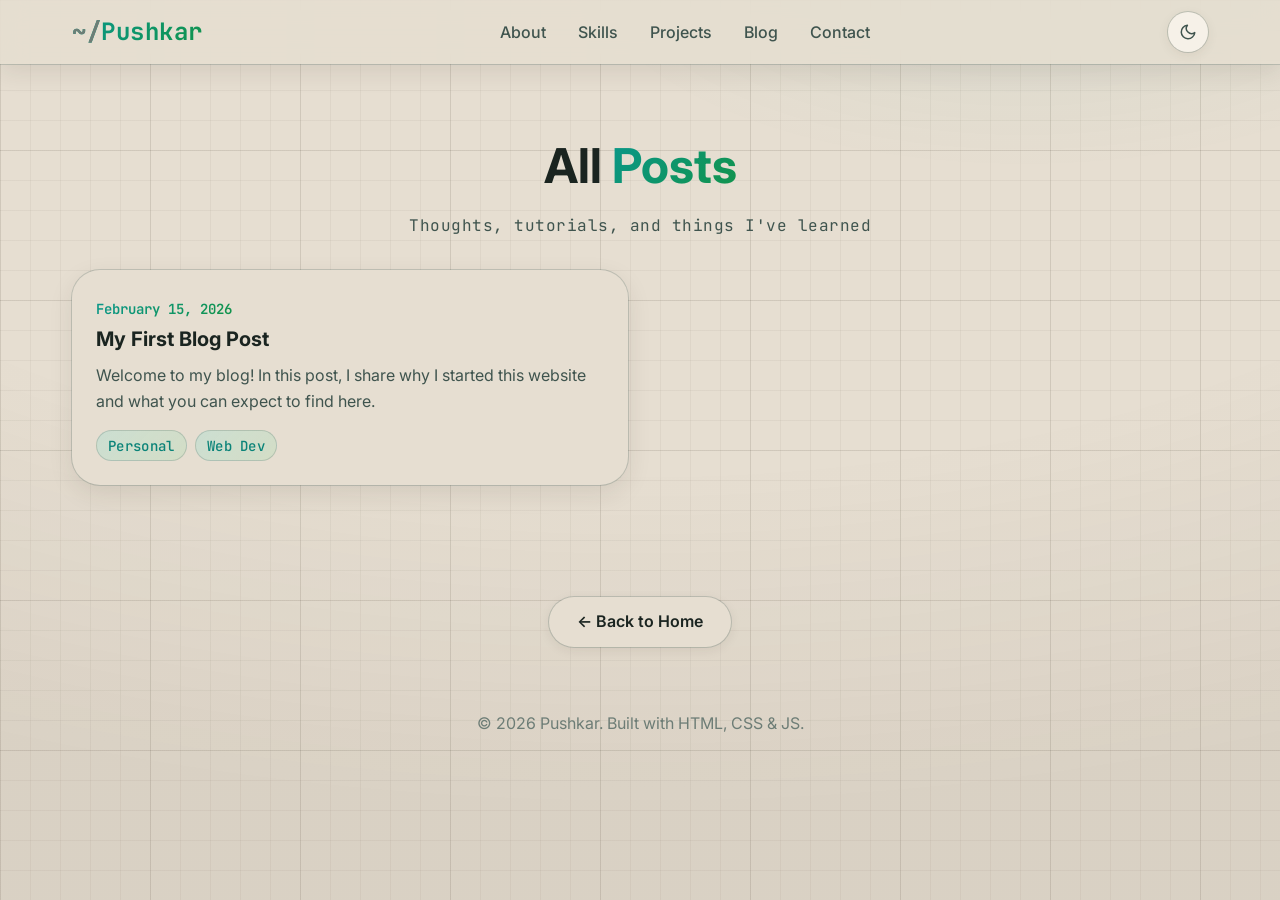
<file: blog/index.html>
<!DOCTYPE html>
<html lang="en">
<head>
  <meta charset="UTF-8">
  <meta name="viewport" content="width=device-width, initial-scale=1.0">
  <title>Blog · Pushkar</title>
  <meta name="description" content="Blog posts by Pushkar, thoughts, tutorials, and things I've learned.">

  <link rel="preconnect" href="https://fonts.googleapis.com">
  <link rel="preconnect" href="https://fonts.gstatic.com" crossorigin>
  <link href="https://fonts.googleapis.com/css2?family=Inter:wght@400;500;600;700;800&display=swap" rel="stylesheet">

  <link rel="stylesheet" href="../css/style.css">
  <script>(function(){var t="light";try{t=localStorage.getItem("theme")||"light";}catch(e){}document.documentElement.setAttribute("data-theme",t);})();</script>
</head>
<body>
  <a href="#main" class="skip-link">Skip to main content</a>

  <!-- Navbar -->
  <nav class="navbar scrolled" role="navigation" aria-label="Main navigation">
    <div class="container">
      <a href="../index.html" class="nav-logo">Pushkar</a>
      <button class="nav-toggle" aria-expanded="false" aria-controls="nav-menu" aria-label="Toggle navigation menu">
        <span></span>
        <span></span>
        <span></span>
      </button>
      <ul class="nav-links" id="nav-menu" role="list">
        <li><a href="../index.html#about">About</a></li>
        <li><a href="../index.html#skills">Skills</a></li>
        <li><a href="../index.html#projects">Projects</a></li>
        <li><a href="../index.html#blog">Blog</a></li>
        <li><a href="../index.html#contact">Contact</a></li>
      </ul>
        <button class="theme-toggle" id="themeToggle" type="button" aria-label="Switch color theme" title="Switch theme">
          <svg class="ic-moon" xmlns="http://www.w3.org/2000/svg" viewBox="0 0 24 24" fill="none" stroke="currentColor" stroke-width="2" stroke-linecap="round" stroke-linejoin="round"><path d="M21 12.79A9 9 0 1 1 11.21 3 7 7 0 0 0 21 12.79z"/></svg>
          <svg class="ic-sun" xmlns="http://www.w3.org/2000/svg" viewBox="0 0 24 24" fill="none" stroke="currentColor" stroke-width="2" stroke-linecap="round" stroke-linejoin="round"><circle cx="12" cy="12" r="4"/><path d="M12 2v2M12 20v2M4.9 4.9l1.4 1.4M17.7 17.7l1.4 1.4M2 12h2M20 12h2M4.9 19.1l1.4-1.4M17.7 6.3l1.4-1.4"/></svg>
        </button>
    </div>
  </nav>

  <main id="main">
    <div class="container">
      <div class="blog-page-header">
        <h1 class="section-title">All <span class="accent-text">Posts</span></h1>
        <p class="section-subtitle">Thoughts, tutorials, and things I've learned</p>
      </div>

      <div class="blog-listing">
        <article class="blog-card">
          <span class="blog-card-date">February 15, 2026</span>
          <h3><a href="posts/my-first-post.html">My First Blog Post</a></h3>
          <p>Welcome to my blog! In this post, I share why I started this website and what you can expect to find here.</p>
          <div class="blog-card-tags">
            <span>Personal</span>
            <span>Web Dev</span>
          </div>
        </article>
      </div>

      <div style="text-align: center; padding-bottom: 2rem;">
        <a href="../index.html" class="btn btn-secondary">&larr; Back to Home</a>
      </div>
    </div>
  </main>

  <footer class="footer">
    <div class="container">
      <p>&copy; 2026 Pushkar. Built with HTML, CSS & JS.</p>
    </div>
  </footer>

  <script src="../js/main.js"></script>
</body>
</html>
</file>
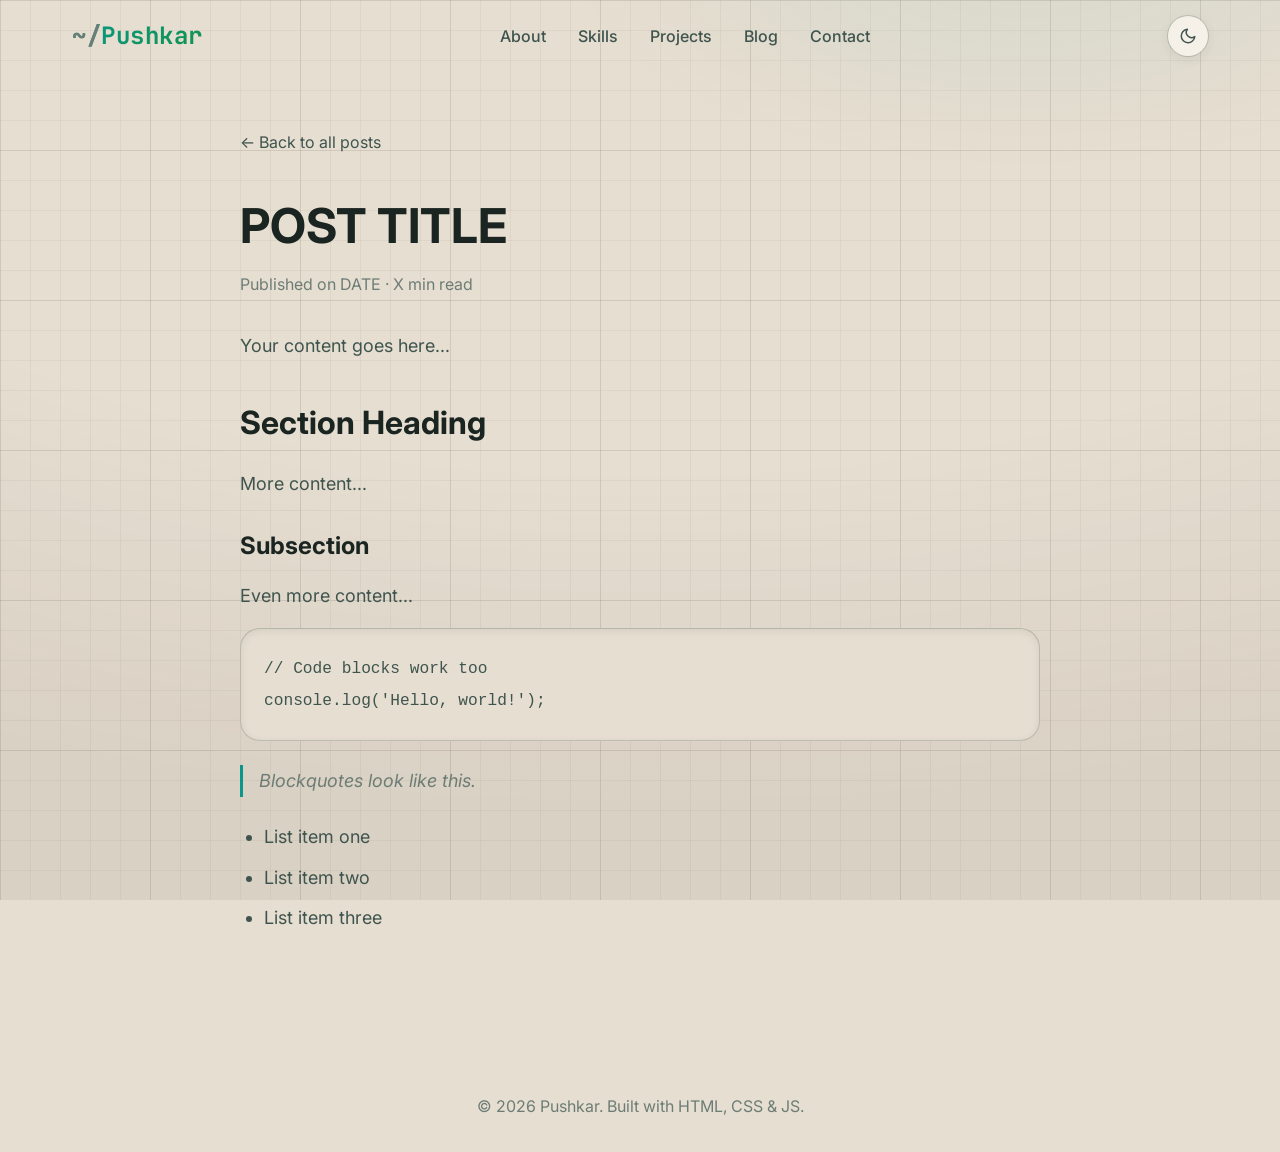
<file: blog/template.html>
<!DOCTYPE html>
<html lang="en">
<head>
  <meta charset="UTF-8">
  <meta name="viewport" content="width=device-width, initial-scale=1.0">
  <title>POST TITLE · Pushkar</title>
  <meta name="description" content="POST DESCRIPTION">

  <link rel="preconnect" href="https://fonts.googleapis.com">
  <link rel="preconnect" href="https://fonts.gstatic.com" crossorigin>
  <link href="https://fonts.googleapis.com/css2?family=Inter:wght@400;500;600;700;800&display=swap" rel="stylesheet">

  <link rel="stylesheet" href="../css/style.css">
  <script>(function(){var t="light";try{t=localStorage.getItem("theme")||"light";}catch(e){}document.documentElement.setAttribute("data-theme",t);})();</script>
</head>
<body>
  <a href="#main" class="skip-link">Skip to main content</a>

  <!-- Navbar -->
  <nav class="navbar scrolled" role="navigation" aria-label="Main navigation">
    <div class="container">
      <a href="../../index.html" class="nav-logo">Pushkar</a>
      <button class="nav-toggle" aria-expanded="false" aria-controls="nav-menu" aria-label="Toggle navigation menu">
        <span></span>
        <span></span>
        <span></span>
      </button>
      <ul class="nav-links" id="nav-menu" role="list">
        <li><a href="../../index.html#about">About</a></li>
        <li><a href="../../index.html#skills">Skills</a></li>
        <li><a href="../../index.html#projects">Projects</a></li>
        <li><a href="../../index.html#blog">Blog</a></li>
        <li><a href="../../index.html#contact">Contact</a></li>
      </ul>
        <button class="theme-toggle" id="themeToggle" type="button" aria-label="Switch color theme" title="Switch theme">
          <svg class="ic-moon" xmlns="http://www.w3.org/2000/svg" viewBox="0 0 24 24" fill="none" stroke="currentColor" stroke-width="2" stroke-linecap="round" stroke-linejoin="round"><path d="M21 12.79A9 9 0 1 1 11.21 3 7 7 0 0 0 21 12.79z"/></svg>
          <svg class="ic-sun" xmlns="http://www.w3.org/2000/svg" viewBox="0 0 24 24" fill="none" stroke="currentColor" stroke-width="2" stroke-linecap="round" stroke-linejoin="round"><circle cx="12" cy="12" r="4"/><path d="M12 2v2M12 20v2M4.9 4.9l1.4 1.4M17.7 17.7l1.4 1.4M2 12h2M20 12h2M4.9 19.1l1.4-1.4M17.7 6.3l1.4-1.4"/></svg>
        </button>
    </div>
  </nav>

  <main id="main">
    <div class="container">
      <article class="blog-post">
        <a href="../index.html" class="blog-back-link">&larr; Back to all posts</a>

        <header class="blog-post-header">
          <h1>POST TITLE</h1>
          <p class="blog-post-meta">Published on DATE &middot; X min read</p>
        </header>

        <div class="blog-post-content">
          <!-- Write your post content here using standard HTML -->
          <p>Your content goes here...</p>

          <h2>Section Heading</h2>
          <p>More content...</p>

          <h3>Subsection</h3>
          <p>Even more content...</p>

          <pre><code>// Code blocks work too
console.log('Hello, world!');</code></pre>

          <blockquote>
            <p>Blockquotes look like this.</p>
          </blockquote>

          <ul>
            <li>List item one</li>
            <li>List item two</li>
            <li>List item three</li>
          </ul>
        </div>
      </article>
    </div>
  </main>

  <footer class="footer">
    <div class="container">
      <p>&copy; 2026 Pushkar. Built with HTML, CSS & JS.</p>
    </div>
  </footer>

  <script src="../../js/main.js"></script>
</body>
</html>
</file>
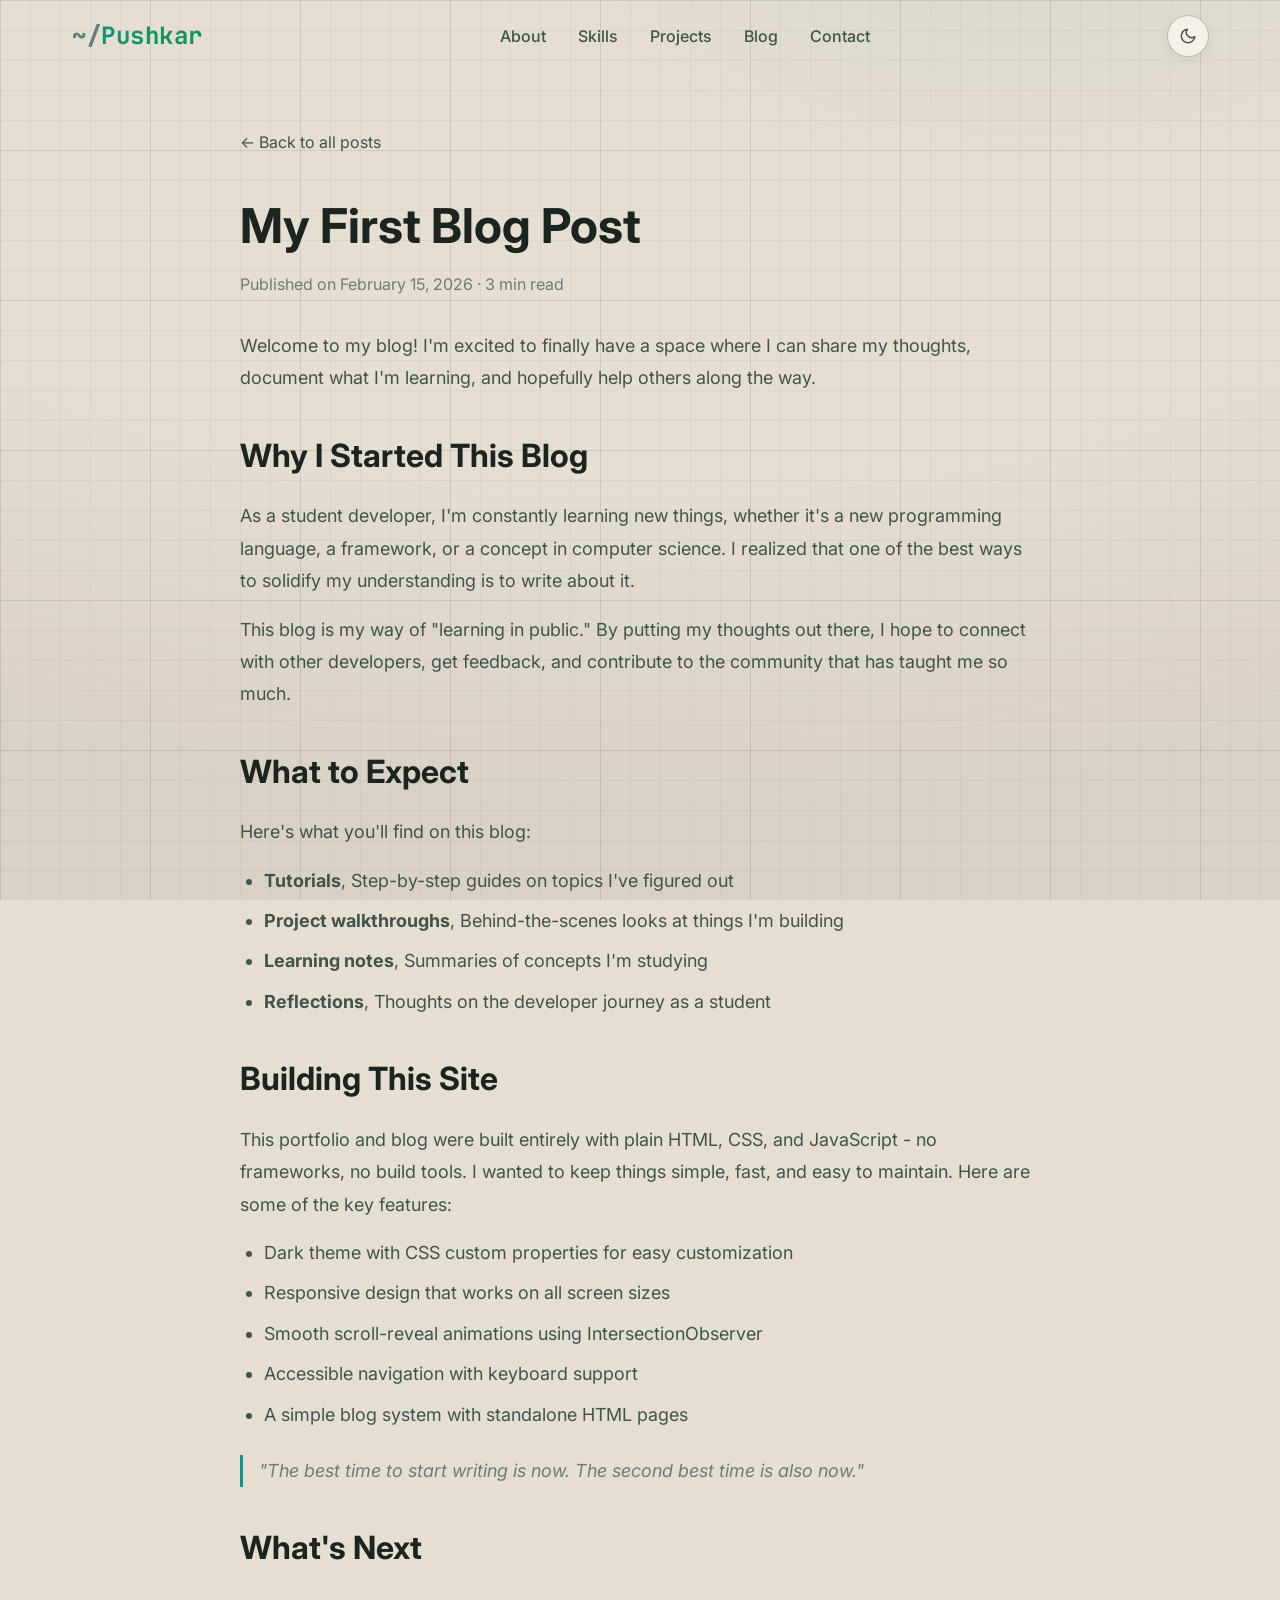
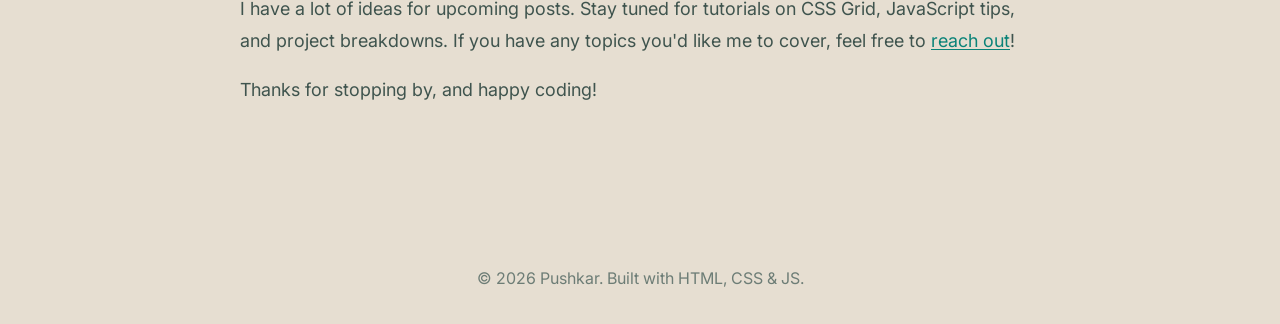
<file: blog/posts/my-first-post.html>
<!DOCTYPE html>
<html lang="en">
<head>
  <meta charset="UTF-8">
  <meta name="viewport" content="width=device-width, initial-scale=1.0">
  <title>My First Blog Post · Pushkar</title>
  <meta name="description" content="Welcome to my blog! In this post, I share why I started this website and what you can expect to find here.">

  <meta property="og:title" content="My First Blog Post · Pushkar">
  <meta property="og:description" content="Welcome to my blog! In this post, I share why I started this website and what you can expect to find here.">
  <meta property="og:type" content="article">

  <link rel="preconnect" href="https://fonts.googleapis.com">
  <link rel="preconnect" href="https://fonts.gstatic.com" crossorigin>
  <link href="https://fonts.googleapis.com/css2?family=Inter:wght@400;500;600;700;800&display=swap" rel="stylesheet">

  <link rel="stylesheet" href="../../css/style.css">
  <script>(function(){var t="light";try{t=localStorage.getItem("theme")||"light";}catch(e){}document.documentElement.setAttribute("data-theme",t);})();</script>
</head>
<body>
  <a href="#main" class="skip-link">Skip to main content</a>

  <!-- Navbar -->
  <nav class="navbar scrolled" role="navigation" aria-label="Main navigation">
    <div class="container">
      <a href="../../index.html" class="nav-logo">Pushkar</a>
      <button class="nav-toggle" aria-expanded="false" aria-controls="nav-menu" aria-label="Toggle navigation menu">
        <span></span>
        <span></span>
        <span></span>
      </button>
      <ul class="nav-links" id="nav-menu" role="list">
        <li><a href="../../index.html#about">About</a></li>
        <li><a href="../../index.html#skills">Skills</a></li>
        <li><a href="../../index.html#projects">Projects</a></li>
        <li><a href="../../index.html#blog">Blog</a></li>
        <li><a href="../../index.html#contact">Contact</a></li>
      </ul>
        <button class="theme-toggle" id="themeToggle" type="button" aria-label="Switch color theme" title="Switch theme">
          <svg class="ic-moon" xmlns="http://www.w3.org/2000/svg" viewBox="0 0 24 24" fill="none" stroke="currentColor" stroke-width="2" stroke-linecap="round" stroke-linejoin="round"><path d="M21 12.79A9 9 0 1 1 11.21 3 7 7 0 0 0 21 12.79z"/></svg>
          <svg class="ic-sun" xmlns="http://www.w3.org/2000/svg" viewBox="0 0 24 24" fill="none" stroke="currentColor" stroke-width="2" stroke-linecap="round" stroke-linejoin="round"><circle cx="12" cy="12" r="4"/><path d="M12 2v2M12 20v2M4.9 4.9l1.4 1.4M17.7 17.7l1.4 1.4M2 12h2M20 12h2M4.9 19.1l1.4-1.4M17.7 6.3l1.4-1.4"/></svg>
        </button>
    </div>
  </nav>

  <main id="main">
    <div class="container">
      <article class="blog-post">
        <a href="../index.html" class="blog-back-link">&larr; Back to all posts</a>

        <header class="blog-post-header">
          <h1>My First Blog Post</h1>
          <p class="blog-post-meta">Published on February 15, 2026 &middot; 3 min read</p>
        </header>

        <div class="blog-post-content">
          <p>
            Welcome to my blog! I'm excited to finally have a space where I can share my
            thoughts, document what I'm learning, and hopefully help others along the way.
          </p>

          <h2>Why I Started This Blog</h2>
          <p>
            As a student developer, I'm constantly learning new things, whether it's a new
            programming language, a framework, or a concept in computer science. I realized
            that one of the best ways to solidify my understanding is to write about it.
          </p>
          <p>
            This blog is my way of "learning in public." By putting my thoughts out there,
            I hope to connect with other developers, get feedback, and contribute to the
            community that has taught me so much.
          </p>

          <h2>What to Expect</h2>
          <p>Here's what you'll find on this blog:</p>
          <ul>
            <li><strong>Tutorials</strong>, Step-by-step guides on topics I've figured out</li>
            <li><strong>Project walkthroughs</strong>, Behind-the-scenes looks at things I'm building</li>
            <li><strong>Learning notes</strong>, Summaries of concepts I'm studying</li>
            <li><strong>Reflections</strong>, Thoughts on the developer journey as a student</li>
          </ul>

          <h2>Building This Site</h2>
          <p>
            This portfolio and blog were built entirely with plain HTML, CSS, and JavaScript -
            no frameworks, no build tools. I wanted to keep things simple, fast, and easy to
            maintain. Here are some of the key features:
          </p>
          <ul>
            <li>Dark theme with CSS custom properties for easy customization</li>
            <li>Responsive design that works on all screen sizes</li>
            <li>Smooth scroll-reveal animations using IntersectionObserver</li>
            <li>Accessible navigation with keyboard support</li>
            <li>A simple blog system with standalone HTML pages</li>
          </ul>

          <blockquote>
            <p>
              "The best time to start writing is now. The second best time is also now."
            </p>
          </blockquote>

          <h2>What's Next</h2>
          <p>
            I have a lot of ideas for upcoming posts. Stay tuned for tutorials on CSS Grid,
            JavaScript tips, and project breakdowns. If you have any topics you'd like me
            to cover, feel free to <a href="../../index.html#contact">reach out</a>!
          </p>
          <p>
            Thanks for stopping by, and happy coding!
          </p>
        </div>
      </article>
    </div>
  </main>

  <footer class="footer">
    <div class="container">
      <p>&copy; 2026 Pushkar. Built with HTML, CSS & JS.</p>
    </div>
  </footer>

  <script src="../../js/main.js"></script>
</body>
</html>
</file>
<file: css/style.css>
/* ============================================
   Fonts
   ============================================ */
@import url('https://fonts.googleapis.com/css2?family=JetBrains+Mono:wght@400;500;600;700&display=swap');

/* ============================================
   CSS Custom Properties
   ============================================ */
:root {
  /* Colors — RF / signal-intelligence dark */
  --bg-primary: #070b12;
  --bg-card: #0d141f;
  --bg-card-hover: #111b28;
  --border-color: rgba(45, 226, 214, 0.16);
  --accent-start: #2de2d6;   /* signal cyan */
  --accent-end: #37e06b;     /* phosphor green */
  --accent: #2de2d6;
  --accent-hover: #6ff0e6;
  --accent-glow: rgba(45, 226, 214, 0.28);
  --text-primary: #e4f2f0;
  --text-secondary: #9db4b8;
  --text-muted: #61787e;

  /* Background grid + vignette (neutral, not neon) */
  --grid-minor: rgba(150, 170, 175, 0.035);
  --grid-major: rgba(150, 170, 175, 0.06);
  --vignette: rgba(0, 0, 0, 0.4);

  /* Depth — glows & hairlines instead of neumorphism */
  --shadow-neu: 0 0 0 1px var(--border-color), 0 10px 30px rgba(0, 0, 0, 0.55);
  --shadow-neu-hover: 0 0 0 1px rgba(45, 226, 214, 0.45), 0 16px 44px rgba(0, 0, 0, 0.65), 0 0 26px rgba(45, 226, 214, 0.14);
  --shadow-neu-inset: inset 0 2px 10px rgba(0, 0, 0, 0.6), inset 0 0 0 1px var(--border-color);
  --shadow-neu-sm: 0 0 0 1px var(--border-color), 0 4px 14px rgba(0, 0, 0, 0.4);

  /* Typography */
  --font-family: 'Inter', -apple-system, BlinkMacSystemFont, 'Segoe UI', Roboto, sans-serif;
  --font-mono: 'JetBrains Mono', ui-monospace, 'SFMono-Regular', Menlo, Consolas, monospace;
  --font-size-xs: clamp(0.75rem, 0.7rem + 0.25vw, 0.875rem);
  --font-size-sm: clamp(0.875rem, 0.8rem + 0.35vw, 1rem);
  --font-size-base: clamp(1rem, 0.95rem + 0.25vw, 1.125rem);
  --font-size-lg: clamp(1.125rem, 1rem + 0.5vw, 1.25rem);
  --font-size-xl: clamp(1.25rem, 1.1rem + 0.75vw, 1.5rem);
  --font-size-2xl: clamp(1.5rem, 1.2rem + 1.5vw, 2rem);
  --font-size-3xl: clamp(2rem, 1.5rem + 2.5vw, 3rem);
  --font-size-4xl: clamp(2.5rem, 1.8rem + 3.5vw, 4rem);

  /* Spacing */
  --section-padding: clamp(4rem, 3rem + 5vw, 8rem);
  --container-max: 1200px;
  --container-padding: clamp(1rem, 0.5rem + 2vw, 2rem);

  /* Effects */
  --border-radius: 14px;
  --border-radius-lg: 20px;
  --border-radius-xl: 28px;
  --transition: 0.3s ease;
}

/* ============================================
   Reset & Base
   ============================================ */
*,
*::before,
*::after {
  margin: 0;
  padding: 0;
  box-sizing: border-box;
}

html {
  scroll-behavior: smooth;
  scroll-padding-top: 80px;
}

body {
  font-family: var(--font-family);
  font-size: var(--font-size-base);
  line-height: 1.6;
  color: var(--text-primary);
  background-color: var(--bg-primary);
  -webkit-font-smoothing: antialiased;
  -moz-osx-font-smoothing: grayscale;
  position: relative;
}

/* Engineering graph-paper — fine minor grid + heavier major grid, neutral ink */
body::before {
  content: '';
  position: fixed;
  inset: 0;
  z-index: -2;
  background-image:
    linear-gradient(var(--grid-minor) 1px, transparent 1px),
    linear-gradient(90deg, var(--grid-minor) 1px, transparent 1px),
    linear-gradient(var(--grid-major) 1px, transparent 1px),
    linear-gradient(90deg, var(--grid-major) 1px, transparent 1px);
  background-size: 30px 30px, 30px 30px, 150px 150px, 150px 150px;
  pointer-events: none;
}

/* Soft edge vignette for depth — no coloured glow blobs */
body::after {
  content: '';
  position: fixed;
  inset: 0;
  z-index: -1;
  background: radial-gradient(130% 100% at 50% -10%, transparent 62%, var(--vignette) 100%);
  pointer-events: none;
}

img {
  max-width: 100%;
  height: auto;
  display: block;
}

a {
  color: var(--accent);
  text-decoration: none;
  transition: color var(--transition);
}

a:hover {
  color: var(--accent-hover);
}

ul,
ol {
  list-style: none;
}

button {
  font-family: inherit;
  cursor: pointer;
  border: none;
  background: none;
}

/* ============================================
   Accessibility
   ============================================ */
.skip-link {
  position: absolute;
  top: -100%;
  left: 1rem;
  padding: 0.75rem 1.5rem;
  background: linear-gradient(135deg, var(--accent-start), var(--accent-end));
  color: #fff;
  font-weight: 600;
  border-radius: var(--border-radius);
  z-index: 1000;
  transition: top var(--transition);
}

.skip-link:focus {
  top: 1rem;
}

:focus-visible {
  outline: 2px solid var(--accent);
  outline-offset: 2px;
}

/* Reduced motion */
@media (prefers-reduced-motion: reduce) {
  *,
  *::before,
  *::after {
    animation-duration: 0.01ms !important;
    animation-iteration-count: 1 !important;
    transition-duration: 0.01ms !important;
    scroll-behavior: auto !important;
  }
}

/* ============================================
   Utilities
   ============================================ */
.container {
  max-width: var(--container-max);
  margin: 0 auto;
  padding: 0 var(--container-padding);
}

.section {
  padding: var(--section-padding) 0;
}

.section-header {
  text-align: center;
  margin-bottom: 3rem;
}

.section-title {
  font-size: var(--font-size-3xl);
  font-weight: 700;
  margin-bottom: 0.5rem;
}

.section-subtitle {
  font-size: var(--font-size-lg);
  color: var(--text-secondary);
}

.accent-text {
  background: linear-gradient(135deg, var(--accent-start), var(--accent-end));
  -webkit-background-clip: text;
  -webkit-text-fill-color: transparent;
  background-clip: text;
}

/* Scroll reveal */
.reveal {
  opacity: 0;
  transform: translateY(30px);
  transition: opacity 0.6s ease, transform 0.6s ease;
}

.reveal.revealed {
  opacity: 1;
  transform: translateY(0);
}

/* ============================================
   Navbar
   ============================================ */
.navbar {
  position: fixed;
  top: 0;
  left: 0;
  width: 100%;
  z-index: 100;
  padding: 1rem 0;
  transition: background-color var(--transition), box-shadow var(--transition), padding var(--transition);
}

.navbar.scrolled {
  background-color: rgba(7, 11, 18, 0.82);
  backdrop-filter: blur(12px);
  -webkit-backdrop-filter: blur(12px);
  box-shadow: 0 1px 0 var(--border-color), 0 8px 24px rgba(0, 0, 0, 0.5);
  padding: 0.75rem 0;
}

.navbar .container {
  display: flex;
  align-items: center;
  justify-content: space-between;
}

.nav-logo {
  font-size: var(--font-size-xl);
  font-weight: 700;
  background: linear-gradient(135deg, var(--accent-start), var(--accent-end));
  -webkit-background-clip: text;
  -webkit-text-fill-color: transparent;
  background-clip: text;
}

.nav-links {
  display: flex;
  align-items: center;
  gap: 2rem;
}

.nav-links a {
  color: var(--text-secondary);
  font-size: var(--font-size-sm);
  font-weight: 500;
  transition: color var(--transition);
  position: relative;
}

.nav-links a::after {
  content: '';
  position: absolute;
  bottom: -4px;
  left: 0;
  width: 0;
  height: 2px;
  background: linear-gradient(135deg, var(--accent-start), var(--accent-end));
  border-radius: 2px;
  transition: width var(--transition);
}

.nav-links a:hover,
.nav-links a.active {
  color: var(--text-primary);
}

.nav-links a.active::after,
.nav-links a:hover::after {
  width: 100%;
}

/* Mobile menu toggle */
.nav-toggle {
  display: none;
  flex-direction: column;
  gap: 5px;
  padding: 8px;
  min-width: 44px;
  min-height: 44px;
  align-items: center;
  justify-content: center;
  border-radius: var(--border-radius);
  box-shadow: var(--shadow-neu-sm);
}

.nav-toggle span {
  display: block;
  width: 24px;
  height: 2px;
  background: var(--text-primary);
  transition: transform var(--transition), opacity var(--transition);
}

.nav-toggle[aria-expanded="true"] span:nth-child(1) {
  transform: rotate(45deg) translate(5px, 5px);
}

.nav-toggle[aria-expanded="true"] span:nth-child(2) {
  opacity: 0;
}

.nav-toggle[aria-expanded="true"] span:nth-child(3) {
  transform: rotate(-45deg) translate(5px, -5px);
}

@media (max-width: 768px) {
  .nav-toggle {
    display: flex;
  }

  .nav-links {
    position: fixed;
    top: 0;
    right: -100%;
    width: min(300px, 80vw);
    height: 100vh;
    background: var(--bg-primary);
    flex-direction: column;
    justify-content: center;
    gap: 2rem;
    transition: right var(--transition);
    box-shadow: -8px 0 30px rgba(0,0,0,0.1);
  }

  .nav-links.open {
    right: 0;
  }

  .nav-links a {
    font-size: var(--font-size-lg);
  }
}

/* ============================================
   Hero Section
   ============================================ */
.hero {
  min-height: 100vh;
  display: flex;
  align-items: center;
  justify-content: center;
  text-align: center;
  position: relative;
  padding: 6rem 0 4rem;
}

.hero-content {
  max-width: 700px;
}

.hero-greeting {
  font-size: var(--font-size-lg);
  color: var(--text-secondary);
  font-weight: 500;
  margin-bottom: 0.5rem;
}

.hero-name {
  font-size: var(--font-size-4xl);
  font-weight: 800;
  line-height: 1.1;
  margin-bottom: 1rem;
  background: linear-gradient(135deg, var(--accent-start), var(--accent-end));
  -webkit-background-clip: text;
  -webkit-text-fill-color: transparent;
  background-clip: text;
}

.hero-tagline {
  font-size: var(--font-size-xl);
  color: var(--text-secondary);
  margin-bottom: 2rem;
}

.hero-cta {
  display: flex;
  gap: 1rem;
  justify-content: center;
  flex-wrap: wrap;
}

/* Buttons */
.btn {
  display: inline-flex;
  align-items: center;
  gap: 0.5rem;
  padding: 0.75rem 1.75rem;
  border-radius: 100px;
  font-size: var(--font-size-sm);
  font-weight: 600;
  transition: all var(--transition);
  min-height: 44px;
}

.btn-primary {
  background: linear-gradient(135deg, var(--accent-start), var(--accent-end));
  color: #04121a;
  font-weight: 700;
  box-shadow: 0 4px 18px rgba(45, 226, 214, 0.28);
}

.btn-primary:hover {
  color: #04121a;
  transform: translateY(-2px);
  box-shadow: 0 8px 28px rgba(45, 226, 214, 0.45);
}

.btn-secondary {
  background: var(--bg-primary);
  color: var(--text-primary);
  box-shadow: var(--shadow-neu-sm);
}

.btn-secondary:hover {
  color: var(--accent);
  transform: translateY(-2px);
  box-shadow: var(--shadow-neu);
}

/* Scroll indicator */
.scroll-indicator {
  position: absolute;
  bottom: 2rem;
  left: 50%;
  transform: translateX(-50%);
  display: flex;
  flex-direction: column;
  align-items: center;
  gap: 0.5rem;
  color: var(--text-muted);
  font-size: var(--font-size-xs);
  animation: bounce 2s infinite;
}

.scroll-indicator svg {
  width: 20px;
  height: 20px;
}

@keyframes bounce {
  0%, 20%, 50%, 80%, 100% { transform: translateX(-50%) translateY(0); }
  40% { transform: translateX(-50%) translateY(-8px); }
  60% { transform: translateX(-50%) translateY(-4px); }
}

/* ============================================
   About Section
   ============================================ */
.about-grid {
  display: grid;
  grid-template-columns: 1fr;
  gap: 3rem;
  align-items: center;
}

.about-image {
  width: 280px;
  height: 280px;
  border-radius: 50%;
  background: var(--bg-primary);
  box-shadow: var(--shadow-neu);
  margin: 0 auto;
  display: flex;
  align-items: center;
  justify-content: center;
  color: var(--text-muted);
  font-size: var(--font-size-sm);
  position: relative;
  overflow: hidden;
}

.about-image::after {
  content: '';
  position: absolute;
  inset: -4px;
  border-radius: 50%;
  border: 3px solid transparent;
  background: linear-gradient(135deg, var(--accent-start), var(--accent-end)) border-box;
  -webkit-mask: linear-gradient(#fff 0 0) padding-box, linear-gradient(#fff 0 0);
  -webkit-mask-composite: xor;
  mask-composite: exclude;
}

.about-text h3 {
  font-size: var(--font-size-2xl);
  margin-bottom: 1rem;
}

.about-text p {
  color: var(--text-secondary);
  margin-bottom: 1rem;
  line-height: 1.8;
}

@media (min-width: 768px) {
  .about-grid {
    grid-template-columns: auto 1fr;
  }
}

/* ============================================
   Skills Section
   ============================================ */
.skills-grid {
  display: grid;
  grid-template-columns: 1fr;
  gap: 2rem;
}

.skill-category {
  background: var(--bg-primary);
  border-radius: var(--border-radius-lg);
  box-shadow: var(--shadow-neu);
  padding: 1.5rem;
}

.skill-category h3 {
  font-size: var(--font-size-lg);
  margin-bottom: 1rem;
  background: linear-gradient(135deg, var(--accent-start), var(--accent-end));
  -webkit-background-clip: text;
  -webkit-text-fill-color: transparent;
  background-clip: text;
}

.skill-tags {
  display: flex;
  flex-wrap: wrap;
  gap: 0.5rem;
}

.skill-tag {
  padding: 0.4rem 1rem;
  background: var(--bg-primary);
  box-shadow: var(--shadow-neu-sm);
  border-radius: 100px;
  font-size: var(--font-size-xs);
  color: var(--text-secondary);
  transition: all var(--transition);
}

.skill-tag:hover {
  box-shadow: var(--shadow-neu-inset);
  color: var(--accent);
}

/* Education timeline */
.timeline {
  margin-top: 3rem;
  position: relative;
  padding-left: 2rem;
}

.timeline::before {
  content: '';
  position: absolute;
  left: 0;
  top: 0;
  bottom: 0;
  width: 3px;
  background: linear-gradient(180deg, var(--accent-start), var(--accent-end));
  border-radius: 3px;
}

.timeline-item {
  position: relative;
  margin-bottom: 2rem;
  background: var(--bg-primary);
  border-radius: var(--border-radius-lg);
  box-shadow: var(--shadow-neu);
  padding: 1.25rem 1.5rem;
}

.timeline-item::before {
  content: '';
  position: absolute;
  left: -2rem;
  top: 1.25rem;
  width: 12px;
  height: 12px;
  background: linear-gradient(135deg, var(--accent-start), var(--accent-end));
  border-radius: 50%;
  transform: translateX(-4px);
  box-shadow: 0 0 0 3px var(--bg-primary);
}

.timeline-item h4 {
  font-size: var(--font-size-base);
  margin-bottom: 0.25rem;
}

.timeline-item .timeline-date {
  font-size: var(--font-size-xs);
  background: linear-gradient(135deg, var(--accent-start), var(--accent-end));
  -webkit-background-clip: text;
  -webkit-text-fill-color: transparent;
  background-clip: text;
  margin-bottom: 0.25rem;
  font-weight: 600;
}

.timeline-item p {
  font-size: var(--font-size-sm);
  color: var(--text-secondary);
}

.resume-link {
  margin-top: 2rem;
  text-align: center;
}

@media (min-width: 768px) {
  .skills-grid {
    grid-template-columns: repeat(2, 1fr);
  }
}

@media (min-width: 1024px) {
  .skills-grid {
    grid-template-columns: repeat(auto-fit, minmax(210px, 1fr));
  }
}

/* ============================================
   Projects Section
   ============================================ */
.projects-category-title {
  font-size: var(--font-size-xl);
  background: linear-gradient(135deg, var(--accent-start), var(--accent-end));
  -webkit-background-clip: text;
  -webkit-text-fill-color: transparent;
  background-clip: text;
  margin-top: 2.5rem;
  margin-bottom: 1.5rem;
  padding-bottom: 0.5rem;
}

.projects-category-title:first-of-type {
  margin-top: 0;
}

.projects-grid {
  display: grid;
  grid-template-columns: 1fr;
  gap: 1.5rem;
}

.project-card {
  background: var(--bg-primary);
  box-shadow: var(--shadow-neu);
  border-radius: var(--border-radius-xl);
  overflow: hidden;
  transition: transform var(--transition), box-shadow var(--transition);
}

.project-card:hover {
  transform: translateY(-6px);
  box-shadow: var(--shadow-neu-hover);
}

.project-image {
  width: 100%;
  aspect-ratio: 16 / 9;
  background: linear-gradient(135deg, rgba(45,226,214,0.10), rgba(55,224,107,0.06));
  display: flex;
  align-items: center;
  justify-content: center;
  color: var(--text-muted);
  font-size: var(--font-size-sm);
}

.project-info {
  padding: 1.5rem;
}

.project-info h3 {
  font-size: var(--font-size-lg);
  margin-bottom: 0.5rem;
}

.project-badge {
  display: inline-block;
  padding: 0.15rem 0.6rem;
  background: linear-gradient(135deg, #ffd700, #f0c000);
  color: #2d2d2d;
  font-size: var(--font-size-xs);
  font-weight: 700;
  border-radius: 100px;
  vertical-align: middle;
  margin-left: 0.4rem;
}

.project-info p {
  color: var(--text-secondary);
  font-size: var(--font-size-sm);
  margin-bottom: 1rem;
  line-height: 1.6;
}

.project-tech {
  display: flex;
  flex-wrap: wrap;
  gap: 0.5rem;
  margin-bottom: 1rem;
}

.project-tech span {
  padding: 0.2rem 0.7rem;
  background: linear-gradient(135deg, rgba(45,226,214,0.14), rgba(55,224,107,0.10));
  color: var(--accent);
  border-radius: 100px;
  font-size: var(--font-size-xs);
  font-weight: 500;
}

.project-links {
  display: flex;
  gap: 1rem;
}

.project-links a {
  display: inline-flex;
  align-items: center;
  gap: 0.3rem;
  font-size: var(--font-size-sm);
  color: var(--text-secondary);
  transition: color var(--transition);
}

.project-links a:hover {
  color: var(--accent);
}

.project-links svg {
  width: 16px;
  height: 16px;
}

@media (min-width: 768px) {
  .projects-grid {
    grid-template-columns: repeat(2, 1fr);
  }
}

@media (min-width: 1024px) {
  .projects-grid {
    grid-template-columns: repeat(3, 1fr);
  }
}

/* ============================================
   Blog Section
   ============================================ */
.blog-grid {
  display: grid;
  grid-template-columns: 1fr;
  gap: 1.5rem;
  margin-bottom: 2rem;
}

.blog-card {
  background: var(--bg-primary);
  box-shadow: var(--shadow-neu);
  border-radius: var(--border-radius-xl);
  padding: 1.5rem;
  transition: transform var(--transition), box-shadow var(--transition);
}

.blog-card:hover {
  transform: translateY(-6px);
  box-shadow: var(--shadow-neu-hover);
}

.blog-card-date {
  font-size: var(--font-size-xs);
  background: linear-gradient(135deg, var(--accent-start), var(--accent-end));
  -webkit-background-clip: text;
  -webkit-text-fill-color: transparent;
  background-clip: text;
  font-weight: 600;
  margin-bottom: 0.5rem;
}

.blog-card h3 {
  font-size: var(--font-size-lg);
  margin-bottom: 0.5rem;
}

.blog-card h3 a {
  color: var(--text-primary);
}

.blog-card h3 a:hover {
  color: var(--accent);
}

.blog-card p {
  color: var(--text-secondary);
  font-size: var(--font-size-sm);
  line-height: 1.6;
}

.blog-card-tags {
  display: flex;
  gap: 0.5rem;
  margin-top: 1rem;
}

.blog-card-tags span {
  padding: 0.2rem 0.7rem;
  background: linear-gradient(135deg, rgba(45,226,214,0.14), rgba(55,224,107,0.10));
  color: var(--accent);
  border-radius: 100px;
  font-size: var(--font-size-xs);
  font-weight: 500;
}

.blog-view-all {
  text-align: center;
}

@media (min-width: 768px) {
  .blog-grid {
    grid-template-columns: repeat(2, 1fr);
  }
}

/* ============================================
   Contact Section
   ============================================ */
.contact-grid {
  display: grid;
  grid-template-columns: 1fr;
  gap: 3rem;
}

.contact-form {
  display: flex;
  flex-direction: column;
  gap: 1.25rem;
  background: var(--bg-primary);
  border-radius: var(--border-radius-xl);
  box-shadow: var(--shadow-neu);
  padding: 2rem;
}

.form-group label {
  display: block;
  font-size: var(--font-size-sm);
  font-weight: 500;
  margin-bottom: 0.5rem;
  color: var(--text-secondary);
}

.form-group input,
.form-group textarea {
  width: 100%;
  padding: 0.75rem 1rem;
  background: var(--bg-primary);
  border: none;
  border-radius: var(--border-radius);
  box-shadow: var(--shadow-neu-inset);
  color: var(--text-primary);
  font-family: var(--font-family);
  font-size: var(--font-size-base);
  transition: box-shadow var(--transition);
  min-height: 44px;
}

.form-group input:focus,
.form-group textarea:focus {
  outline: none;
  box-shadow: var(--shadow-neu-inset), 0 0 0 2px rgba(45, 226, 214, 0.45);
}

.form-group textarea {
  resize: vertical;
  min-height: 140px;
}

.contact-info {
  display: flex;
  flex-direction: column;
  gap: 1.5rem;
}

.contact-info h3 {
  font-size: var(--font-size-xl);
  margin-bottom: 0.5rem;
}

.contact-info p {
  color: var(--text-secondary);
  line-height: 1.6;
}

.social-links {
  display: flex;
  gap: 1rem;
  margin-top: 1rem;
}

.social-link {
  display: inline-flex;
  align-items: center;
  justify-content: center;
  width: 48px;
  height: 48px;
  border-radius: var(--border-radius);
  box-shadow: var(--shadow-neu-sm);
  color: var(--text-secondary);
  transition: all var(--transition);
}

.social-link:hover {
  box-shadow: var(--shadow-neu-inset);
  color: var(--accent);
}

.social-link svg {
  width: 20px;
  height: 20px;
}

@media (min-width: 768px) {
  .contact-grid {
    grid-template-columns: 1fr 1fr;
  }
}

/* ============================================
   Footer
   ============================================ */
.footer {
  padding: 2rem 0;
  text-align: center;
}

.footer p {
  color: var(--text-muted);
  font-size: var(--font-size-sm);
}

/* ============================================
   Blog Page Styles
   ============================================ */
.blog-page-header {
  padding-top: 8rem;
  padding-bottom: 2rem;
  text-align: center;
}

.blog-listing {
  display: grid;
  grid-template-columns: 1fr;
  gap: 1.5rem;
  padding-bottom: var(--section-padding);
}

@media (min-width: 768px) {
  .blog-listing {
    grid-template-columns: repeat(2, 1fr);
  }
}

/* Blog Post */
.blog-post {
  max-width: 800px;
  margin: 0 auto;
  padding-top: 8rem;
  padding-bottom: var(--section-padding);
}

.blog-post-header {
  margin-bottom: 2rem;
}

.blog-post-header h1 {
  font-size: var(--font-size-3xl);
  margin-bottom: 0.5rem;
}

.blog-post-meta {
  color: var(--text-muted);
  font-size: var(--font-size-sm);
}

.blog-post-content {
  line-height: 1.8;
  color: var(--text-secondary);
}

.blog-post-content h2 {
  font-size: var(--font-size-2xl);
  color: var(--text-primary);
  margin: 2rem 0 1rem;
}

.blog-post-content h3 {
  font-size: var(--font-size-xl);
  color: var(--text-primary);
  margin: 1.5rem 0 0.75rem;
}

.blog-post-content p {
  margin-bottom: 1rem;
}

.blog-post-content code {
  background: var(--bg-primary);
  box-shadow: var(--shadow-neu-inset);
  padding: 0.2rem 0.5rem;
  border-radius: 6px;
  font-size: 0.9em;
}

.blog-post-content pre {
  background: var(--bg-primary);
  box-shadow: var(--shadow-neu-inset);
  border-radius: var(--border-radius-lg);
  padding: 1.5rem;
  overflow-x: auto;
  margin-bottom: 1.5rem;
}

.blog-post-content pre code {
  padding: 0;
  background: none;
  box-shadow: none;
}

.blog-post-content ul,
.blog-post-content ol {
  margin-bottom: 1rem;
  padding-left: 1.5rem;
}

.blog-post-content ul {
  list-style: disc;
}

.blog-post-content ol {
  list-style: decimal;
}

.blog-post-content li {
  margin-bottom: 0.5rem;
}

.blog-post-content a {
  text-decoration: underline;
  text-underline-offset: 2px;
}

.blog-post-content blockquote {
  border-left: 3px solid var(--accent-start);
  padding-left: 1rem;
  margin: 1.5rem 0;
  color: var(--text-muted);
  font-style: italic;
}

.blog-back-link {
  display: inline-flex;
  align-items: center;
  gap: 0.5rem;
  margin-bottom: 2rem;
  color: var(--text-secondary);
  font-size: var(--font-size-sm);
}

.blog-back-link:hover {
  color: var(--accent);
}

/* ============================================
   RF / Wireless-Security Theme Accents
   ============================================ */

/* Monospace "data" elements read like a signal readout */
.nav-logo,
.projects-category-title,
.timeline-item .timeline-date,
.blog-card-date,
.skill-tag,
.project-tech span,
.blog-card-tags span,
.project-badge,
.hero-greeting {
  font-family: var(--font-mono);
}

.nav-logo {
  letter-spacing: 0.5px;
}

.nav-logo::before {
  content: '~/';
  color: var(--text-muted);
  -webkit-text-fill-color: var(--text-muted);
}

.projects-category-title {
  font-weight: 600;
  letter-spacing: 1px;
  text-transform: uppercase;
  font-size: var(--font-size-lg);
}

.projects-category-title::before {
  content: '// ';
  color: var(--accent);
  -webkit-text-fill-color: var(--accent);
}

.section-subtitle {
  font-family: var(--font-mono);
  font-size: var(--font-size-sm);
  letter-spacing: 0.5px;
}

.skill-tag,
.project-tech span,
.blog-card-tags span {
  letter-spacing: 0.3px;
}

/* Hero — a live signal running underneath the name */
.hero {
  overflow: hidden;
}

.hero-greeting::before {
  content: '> ';
  color: var(--accent);
}

.hero .container {
  position: relative;
  z-index: 2;
}

/* ── UWB Localizer overlay ─────────────────────────────
   Anchors sit fixed around the viewport; the cursor is the tag.
   The canvas is non-interactive and drawn faintly under the UI. */
#uwbLocalizer {
  position: fixed;
  inset: 0;
  width: 100vw;
  height: 100vh;
  z-index: 40;
  pointer-events: none;
  display: block;
}

#uwbHud {
  position: fixed;
  left: 16px;
  bottom: 16px;
  z-index: 41;
  pointer-events: none;
  display: flex;
  flex-direction: column;
  gap: 2px;
  font-family: var(--font-mono);
  padding: 8px 12px;
  border: 1px solid var(--border-color);
  border-radius: 10px;
  background: rgba(7, 11, 18, 0.55);
  backdrop-filter: blur(6px);
  -webkit-backdrop-filter: blur(6px);
}
.uwb-hud-title {
  font-size: 0.6rem;
  letter-spacing: 2px;
  color: var(--text-muted);
}
.uwb-hud-pos {
  font-size: 0.78rem;
  color: var(--accent);
  text-shadow: 0 0 8px rgba(45, 226, 214, 0.4);
}
@media (max-width: 640px) {
  #uwbHud { left: 12px; bottom: 12px; padding: 6px 10px; }
  .uwb-hud-pos { font-size: 0.7rem; }
}

/* Tech tags get a hairline for a component-list feel */
.project-tech span,
.skill-tag,
.blog-card-tags span {
  border: 1px solid var(--border-color);
}

/* Badge reads like a classification stamp */
.project-badge {
  background: transparent;
  color: var(--accent);
  border: 1px solid var(--accent-start);
  box-shadow: 0 0 12px rgba(45, 226, 214, 0.25);
  text-transform: uppercase;
  letter-spacing: 0.5px;
}

/* About avatar reads like a radar scope */
.about-image {
  color: var(--accent);
}

@media (prefers-reduced-motion: reduce) {
  .hero::before,
  .hero::after { animation: none; opacity: 0; }
}

/* Ongoing / live status badge — pulsing signal dot */
.project-badge.status-live{
  background: rgba(55, 224, 107, 0.08);
  color: var(--accent-end);
  border: 1px solid rgba(55, 224, 107, 0.55);
  box-shadow: 0 0 12px rgba(55, 224, 107, 0.22);
  display: inline-flex;
  align-items: center;
  gap: 6px;
}
.project-badge.status-live::before{
  content: '';
  width: 7px;
  height: 7px;
  border-radius: 50%;
  background: var(--accent-end);
  box-shadow: 0 0 8px var(--accent-end);
  animation: status-pulse 1.4s ease-in-out infinite;
}
@keyframes status-pulse{
  0%, 100% { opacity: 1; transform: scale(1); }
  50% { opacity: 0.35; transform: scale(0.7); }
}
@media (prefers-reduced-motion: reduce){
  .project-badge.status-live::before{ animation: none; }
}

/* ============================================
   Light theme
   ============================================ */
:root[data-theme="light"]{
  --bg-primary:#e6ded1;      /* warm greige / sand — cards lift off it */
  --bg-card:#f6f1e8;
  --bg-card-hover:#efe8db;
  --border-color:rgba(60,90,86,.22);
  --accent-start:#0a978a;
  --accent-end:#12934a;
  --accent:#0a8378;
  --accent-hover:#0b6c62;
  --accent-glow:rgba(10,151,138,.22);
  --text-primary:#1a2420;
  --text-secondary:#3f544e;
  --text-muted:#6d7d76;
  --shadow-neu:0 0 0 1px var(--border-color),0 8px 24px rgba(50,40,25,.10);
  --shadow-neu-hover:0 0 0 1px rgba(10,151,138,.45),0 14px 36px rgba(50,40,25,.16),0 0 20px rgba(10,151,138,.12);
  --shadow-neu-inset:inset 0 2px 8px rgba(50,40,25,.10),inset 0 0 0 1px var(--border-color);
  --shadow-neu-sm:0 0 0 1px var(--border-color),0 3px 12px rgba(50,40,25,.08);
  --grid-minor:rgba(70,60,45,0.05);
  --grid-major:rgba(70,60,45,0.09);
  --vignette:rgba(60,45,28,0.07);
}
:root[data-theme="light"] .navbar.scrolled{
  background:rgba(230,222,209,.85);
  box-shadow:0 1px 0 var(--border-color),0 8px 24px rgba(50,40,25,.10);
}
:root[data-theme="light"] #uwbHud{ background:rgba(246,241,232,.82); }
:root[data-theme="light"] body::after{
  background:
    radial-gradient(130% 100% at 50% -10%, transparent 62%, var(--vignette) 100%),
    radial-gradient(60vw 40vh at 80% -5%, rgba(10,151,138,.06), transparent 60%);
}

/* Theme toggle button */
.theme-toggle{
  width:40px;height:40px;min-width:40px;
  display:inline-flex;align-items:center;justify-content:center;
  border-radius:50%;
  color:var(--text-secondary);
  background:var(--bg-card);
  box-shadow:var(--shadow-neu-sm);
  transition:color var(--transition),box-shadow var(--transition),transform var(--transition);
}
.theme-toggle:hover{ color:var(--accent);transform:translateY(-1px);box-shadow:var(--shadow-neu); }
.theme-toggle svg{ width:18px;height:18px; }
.theme-toggle .ic-sun{ display:block; }
.theme-toggle .ic-moon{ display:none; }
:root[data-theme="light"] .theme-toggle .ic-sun{ display:none; }
:root[data-theme="light"] .theme-toggle .ic-moon{ display:block; }

/* Project card cover images */
.project-image {
  position: relative;
  overflow: hidden;
}
.project-image img {
  width: 100%;
  height: 100%;
  object-fit: cover;
  display: block;
  transition: transform var(--transition);
}
.project-card:hover .project-image img {
  transform: scale(1.04);
}

/* Project org / timeframe meta line */
.project-org {
  font-family: var(--font-mono);
  font-size: 0.7rem;
  letter-spacing: 0.4px;
  color: var(--accent);
  margin-bottom: 0.5rem;
}
.project-org .sep { color: var(--text-muted); margin: 0 0.4rem; }

/* ============================================
   Hero spec strip — datasheet-style metadata
   ============================================ */
.hero-spec {
  display: inline-flex;
  flex-wrap: wrap;
  align-items: center;
  justify-content: center;
  margin: 1.6rem auto 2rem;
  padding: 0.35rem 0.4rem;
  border: 1px solid var(--border-color);
  border-radius: 100px;
  background: var(--accent-glow);
  background: color-mix(in srgb, var(--accent) 5%, transparent);
  font-family: var(--font-mono);
  font-size: 0.72rem;
  letter-spacing: 0.5px;
  color: var(--text-secondary);
}
.hero-spec li {
  display: inline-flex;
  align-items: center;
  gap: 0.5rem;
  padding: 0.2rem 1.1rem;
  position: relative;
}
.hero-spec li + li::before {
  content: '';
  position: absolute;
  left: 0;
  top: 50%;
  transform: translateY(-50%);
  width: 1px;
  height: 13px;
  background: var(--border-color);
}
.hero-spec .k {
  color: var(--text-muted);
  text-transform: uppercase;
  font-size: 0.62rem;
  letter-spacing: 1px;
}
@media (max-width: 520px) {
  .hero-spec { border-radius: 14px; }
  .hero-spec li { padding: 0.2rem 0.7rem; }
}
.hero-spec .live-dot {
  width: 7px; height: 7px; border-radius: 50%;
  background: var(--accent-end);
  box-shadow: 0 0 8px var(--accent-end);
  animation: status-pulse 1.4s ease-in-out infinite;
}

/* ⌘K hint button in the nav */
.cmdk-btn {
  display: inline-flex; align-items: center; gap: 0.4rem;
  font-family: var(--font-mono);
  font-size: 0.7rem;
  color: var(--text-secondary);
  padding: 0.4rem 0.7rem;
  border-radius: 8px;
  box-shadow: var(--shadow-neu-sm);
  background: var(--bg-card);
  transition: color var(--transition), box-shadow var(--transition);
}
.cmdk-btn:hover { color: var(--accent); }
.cmdk-btn kbd {
  font-family: var(--font-mono); font-size: 0.66rem;
  padding: 1px 5px; border-radius: 4px;
  border: 1px solid var(--border-color); color: var(--text-muted);
}
@media (max-width: 560px) { .cmdk-btn .cmdk-label { display: none; } }

/* ============================================
   Command palette (⌘K)
   ============================================ */
.cmdk {
  position: fixed; inset: 0; z-index: 200;
  display: none; align-items: flex-start; justify-content: center;
  padding: 14vh 16px 16px;
  background: rgba(4, 8, 14, 0.55);
  backdrop-filter: blur(4px); -webkit-backdrop-filter: blur(4px);
}
.cmdk.open { display: flex; }
.cmdk-panel {
  width: min(560px, 100%);
  background: var(--bg-card);
  border: 1px solid var(--border-color);
  border-radius: 14px;
  box-shadow: 0 30px 80px rgba(0,0,0,0.6), var(--shadow-neu);
  overflow: hidden;
  animation: cmdk-in 0.14s ease;
}
@keyframes cmdk-in { from { opacity: 0; transform: translateY(-8px); } to { opacity: 1; transform: none; } }
.cmdk-input-row {
  display: flex; align-items: center; gap: 0.6rem;
  padding: 0.9rem 1rem;
  border-bottom: 1px solid var(--border-color);
}
.cmdk-input-row svg { width: 16px; height: 16px; color: var(--text-muted); flex: none; }
.cmdk-input {
  flex: 1; background: none; border: none; outline: none;
  color: var(--text-primary); font-family: var(--font-family); font-size: 1rem;
}
.cmdk-input::placeholder { color: var(--text-muted); }
.cmdk-esc { font-family: var(--font-mono); font-size: 0.62rem; color: var(--text-muted); border: 1px solid var(--border-color); padding: 2px 6px; border-radius: 4px; }
.cmdk-list { max-height: 46vh; overflow-y: auto; padding: 0.4rem; }
.cmdk-group-label {
  font-family: var(--font-mono); font-size: 0.6rem; letter-spacing: 1.5px; text-transform: uppercase;
  color: var(--text-muted); padding: 0.6rem 0.75rem 0.3rem;
}
.cmdk-item {
  display: flex; align-items: center; gap: 0.7rem;
  padding: 0.6rem 0.75rem; border-radius: 9px; cursor: pointer;
  color: var(--text-secondary); font-size: 0.9rem;
}
.cmdk-item .ic { width: 18px; text-align: center; color: var(--accent); font-family: var(--font-mono); font-size: 0.8rem; flex: none; }
.cmdk-item .meta { margin-left: auto; font-family: var(--font-mono); font-size: 0.62rem; color: var(--text-muted); }
.cmdk-item.active, .cmdk-item:hover { background: var(--bg-card-hover); color: var(--text-primary); }
.cmdk-item.active { box-shadow: inset 2px 0 0 var(--accent); }
.cmdk-empty { padding: 1.4rem; text-align: center; color: var(--text-muted); font-family: var(--font-mono); font-size: 0.8rem; }

/* project jump highlight */
.project-card.flash { box-shadow: 0 0 0 2px var(--accent), 0 18px 40px rgba(0,0,0,0.5); }

/* About avatar photo */
.about-image img {
  width: 100%;
  height: 100%;
  object-fit: cover;
  border-radius: 50%;
  display: block;
}

/* ============================================
   Split hero + portrait
   ============================================ */
.hero-grid {
  display: grid;
  grid-template-columns: 1.05fr 0.8fr;
  gap: clamp(2rem, 5vw, 4.5rem);
  align-items: center;
  width: 100%;
  text-align: left;
}
.hero-grid .hero-content { max-width: 640px; }

.hero-portrait { margin: 0; justify-self: center; width: 100%; max-width: 330px; }
.hp-frame {
  position: relative;
  border: 1px solid var(--border-color);
  border-radius: 16px;
  overflow: hidden;
  background: var(--bg-card);
  box-shadow: var(--shadow-neu);
}
.hp-frame img {
  width: 100%;
  aspect-ratio: 4 / 5;
  object-fit: cover;
  display: block;
  transition: transform 0.5s ease;
}
.hero-portrait:hover .hp-frame img { transform: scale(1.04); }
.hp-frame::after {
  content: '';
  position: absolute;
  inset: 0;
  pointer-events: none;
  background: linear-gradient(155deg, transparent 52%, color-mix(in srgb, var(--accent) 16%, transparent));
}
.hp-scan {
  position: absolute;
  inset: 0;
  pointer-events: none;
  background: repeating-linear-gradient(0deg, transparent 0 3px, rgba(0, 0, 0, 0.05) 3px 4px);
  mix-blend-mode: overlay;
}
.hp-corner {
  position: absolute;
  width: 14px;
  height: 14px;
  border: 2px solid var(--accent);
  opacity: 0.85;
  z-index: 2;
}
.hp-corner.tl { top: 9px; left: 9px; border-right: 0; border-bottom: 0; }
.hp-corner.tr { top: 9px; right: 9px; border-left: 0; border-bottom: 0; }
.hp-corner.bl { bottom: 9px; left: 9px; border-right: 0; border-top: 0; }
.hp-corner.br { bottom: 9px; right: 9px; border-left: 0; border-top: 0; }
.hp-cap {
  display: flex;
  align-items: center;
  gap: 0.5rem;
  margin-top: 0.7rem;
  font-family: var(--font-mono);
  font-size: 0.66rem;
  letter-spacing: 0.5px;
  color: var(--text-secondary);
}
.hp-cap .hp-k { color: var(--text-muted); text-transform: uppercase; }
.hp-cap .hp-id {
  margin-left: auto;
  color: var(--accent);
  border: 1px solid var(--border-color);
  padding: 1px 7px;
  border-radius: 5px;
}

/* keep the spec strip left-aligned in the split layout */
.hero-grid .hero-spec { margin-left: 0; margin-right: auto; }

@media (max-width: 860px) {
  .hero-grid {
    grid-template-columns: 1fr;
    text-align: center;
    gap: 2.5rem;
  }
  .hero-grid .hero-content { max-width: 100%; }
  .hero-grid .hero-spec { margin-left: auto; }
  .hero-portrait { order: -1; max-width: 240px; }
}

/* (scroll-snap removed — normal scrolling) */

/* ============================================
   Gantry-axis scrollbar: stepper -> rods -> toolhead carriage
   ============================================ */
.scroll-rail {
  position: fixed; right: 16px; top: 50%; transform: translateY(-50%);
  height: min(58vh, 500px); width: 46px; z-index: 45;
  pointer-events: none; display: flex; flex-direction: column; align-items: center;
}
.scroll-rail * { pointer-events: auto; }

/* NEMA stepper at the top of the axis */
.rail-motor {
  position: relative; flex: none; width: 28px; height: 28px; border-radius: 5px;
  background: linear-gradient(145deg, var(--bg-card-hover), var(--bg-card));
  border: 1px solid var(--border-color); box-shadow: var(--shadow-neu-sm);
  display: flex; align-items: center; justify-content: center;
}
.rail-motor::before { content: ''; position: absolute; inset: 4px; border: 1px solid var(--border-color); border-radius: 50%; opacity: 0.5; }
.rail-coupler { width: 12px; height: 12px; border-radius: 50%; border: 2px solid var(--accent); border-left-color: transparent; border-right-color: transparent; }

/* the linear axis */
.rail-track { position: relative; flex: 1; width: 100%; margin-top: 3px; }
.rail-rod {
  position: absolute; top: 0; bottom: 0; width: 3px; border-radius: 2px;
  background: linear-gradient(180deg, transparent, var(--text-muted) 4%, var(--text-muted) 96%, transparent);
  opacity: 0.45;
}
.rail-rod.left { left: calc(50% - 7px); }
.rail-rod.right { left: calc(50% + 4px); }

/* section stops */
.rail-ticks { position: absolute; inset: 0; }
.rail-tick { position: absolute; left: calc(50% + 8px); transform: translateY(-50%); padding: 6px 4px; background: none; border: none; cursor: pointer; }
.rt-dot { display: block; width: 6px; height: 6px; border-radius: 50%; border: 1px solid var(--text-muted); background: var(--bg-primary); transition: 0.2s; }
.rt-num { position: absolute; right: calc(100% + 2px); top: 50%; transform: translateY(-50%); font-family: var(--font-mono); font-size: 0.52rem; color: var(--text-muted); opacity: 0; transition: 0.2s; white-space: nowrap; }
.rail-tick.on .rt-dot, .rail-tick:hover .rt-dot { border-color: var(--accent); background: var(--accent); box-shadow: 0 0 6px var(--accent-glow); }
.rail-tick.on .rt-num, .rail-tick:hover .rt-num { opacity: 1; }
.rail-tick.minor .rt-dot { width: 4px; height: 4px; opacity: 0.85; }
.rail-tick.minor { padding: 5px 4px; }

/* toolhead carriage riding the rods */
.rail-carriage {
  position: absolute; left: 50%; top: 0; transform: translate(-50%, -50%);
  width: 30px; height: 22px; border-radius: 4px;
  background: linear-gradient(160deg, var(--accent), var(--accent-end));
  border: 1px solid rgba(4, 18, 20, 0.35);
  box-shadow: 0 0 12px var(--accent-glow), 0 2px 6px rgba(0, 0, 0, 0.3);
  display: grid; grid-template-columns: 1fr 1fr; grid-template-rows: 1fr 1fr; gap: 5px;
  place-items: center; padding: 4px; will-change: top;
}
.rail-carriage .bearing { width: 5px; height: 5px; border-radius: 50%; background: var(--bg-primary); box-shadow: inset 0 0 0 1px rgba(4, 18, 20, 0.4); }

@media (max-width: 860px) { .scroll-rail { display: none; } }
@media (prefers-reduced-motion: reduce) { .rail-carriage { transition: none; } }

/* rail is draggable to scrub */
.rail-track { cursor: pointer; }
.rail-carriage { cursor: grab; }
.rail-carriage:active { cursor: grabbing; }
</file>
